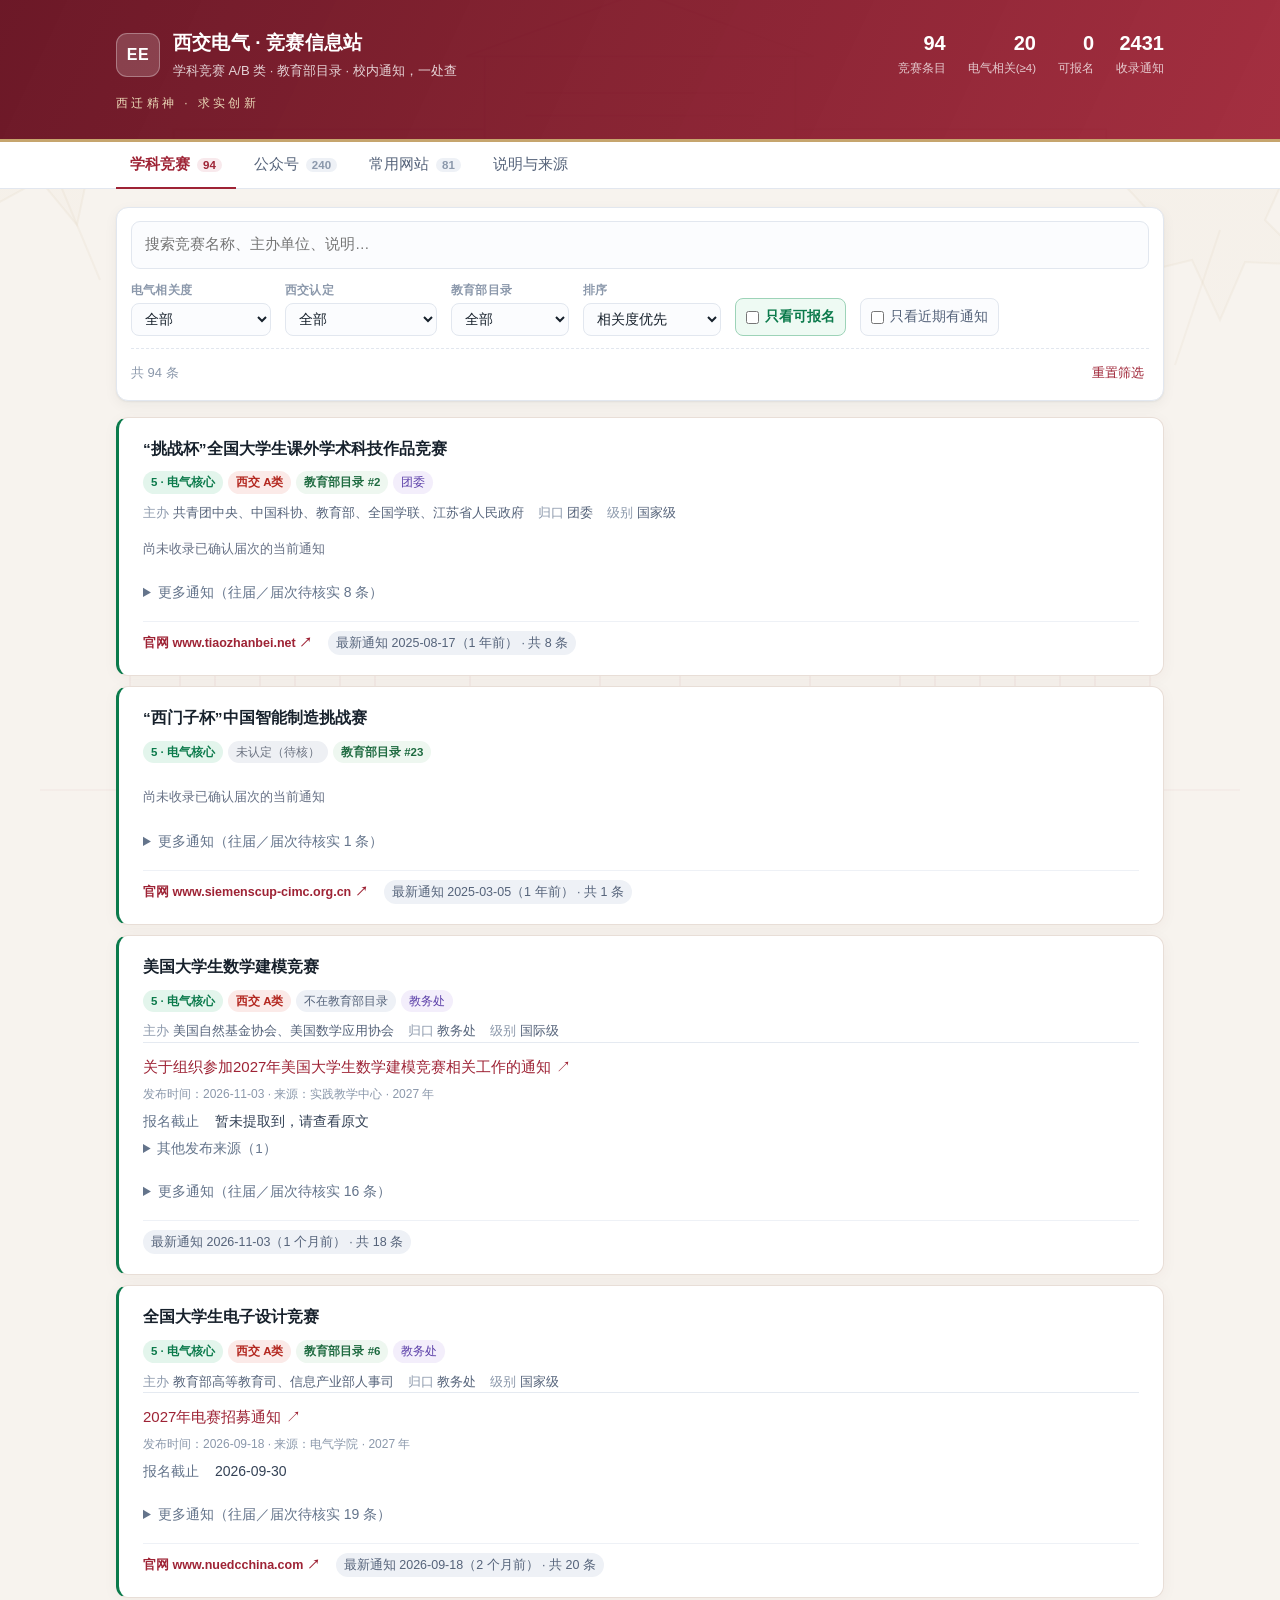
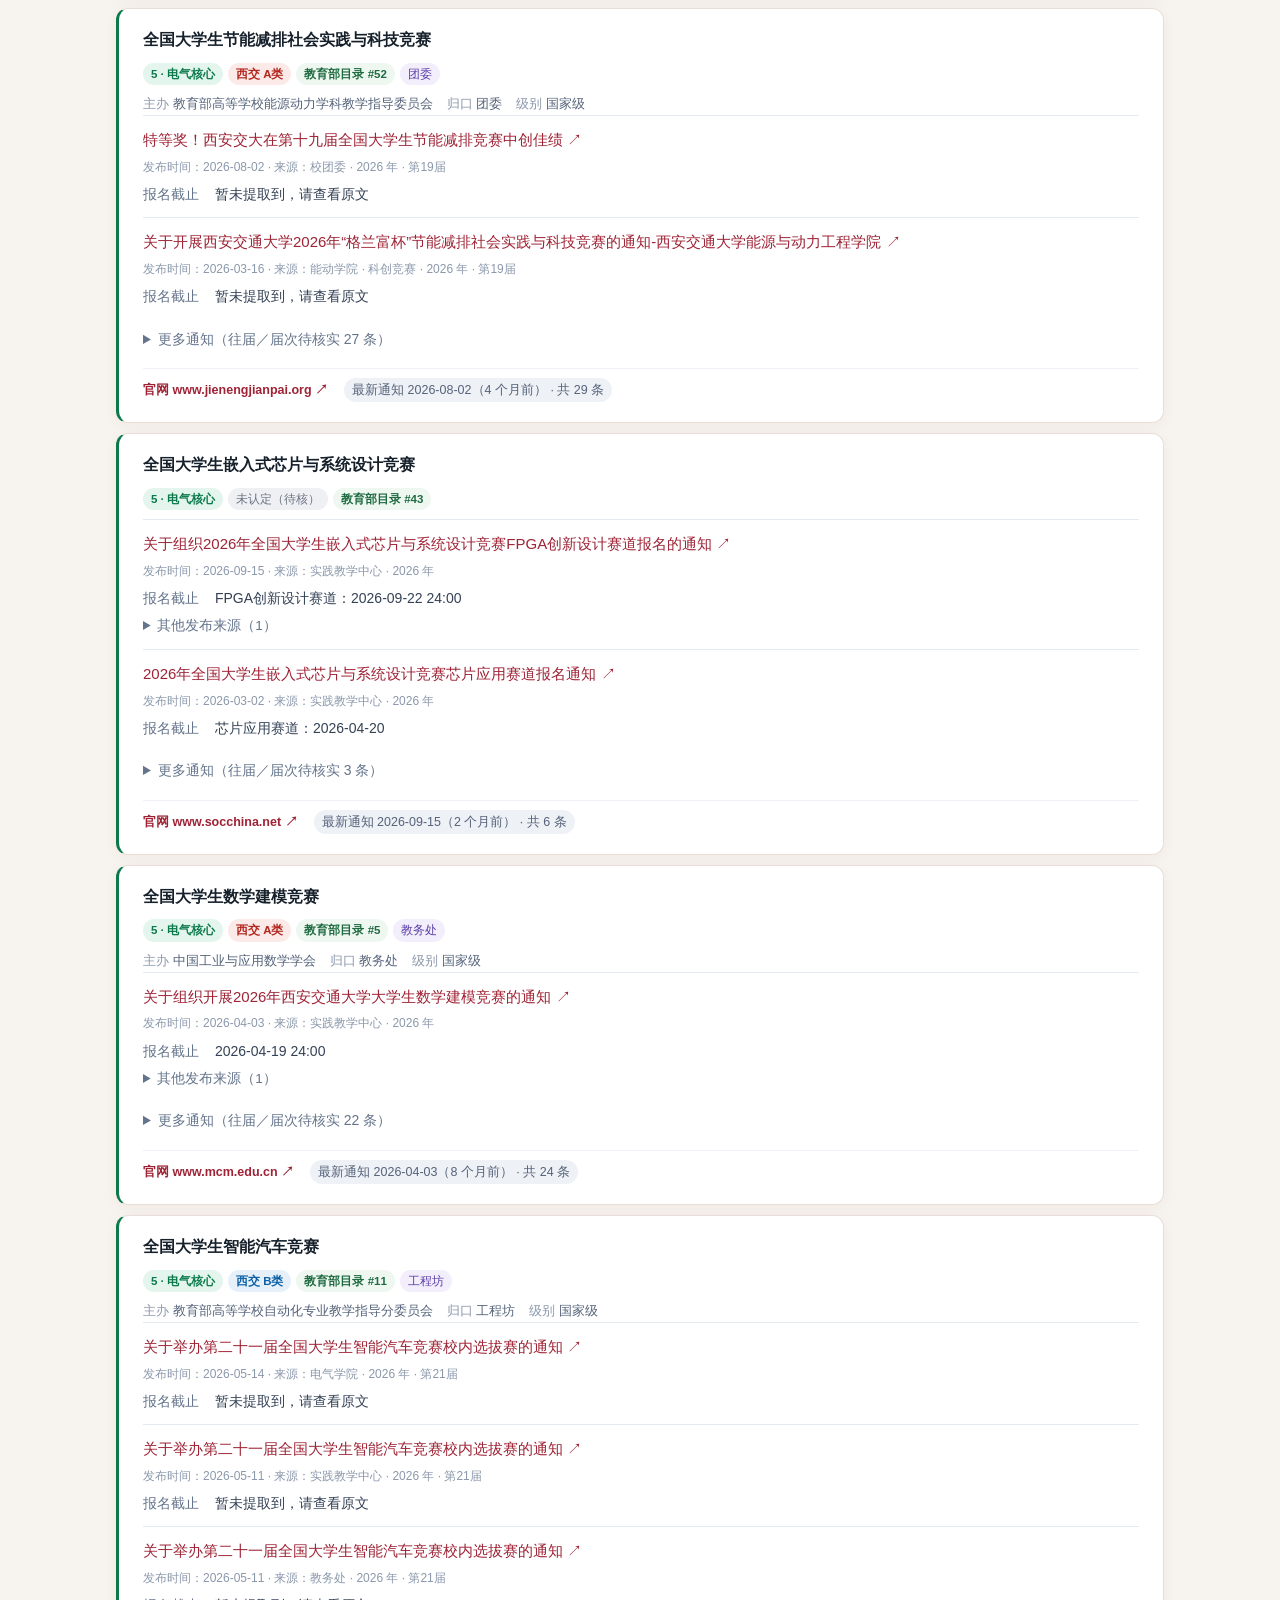
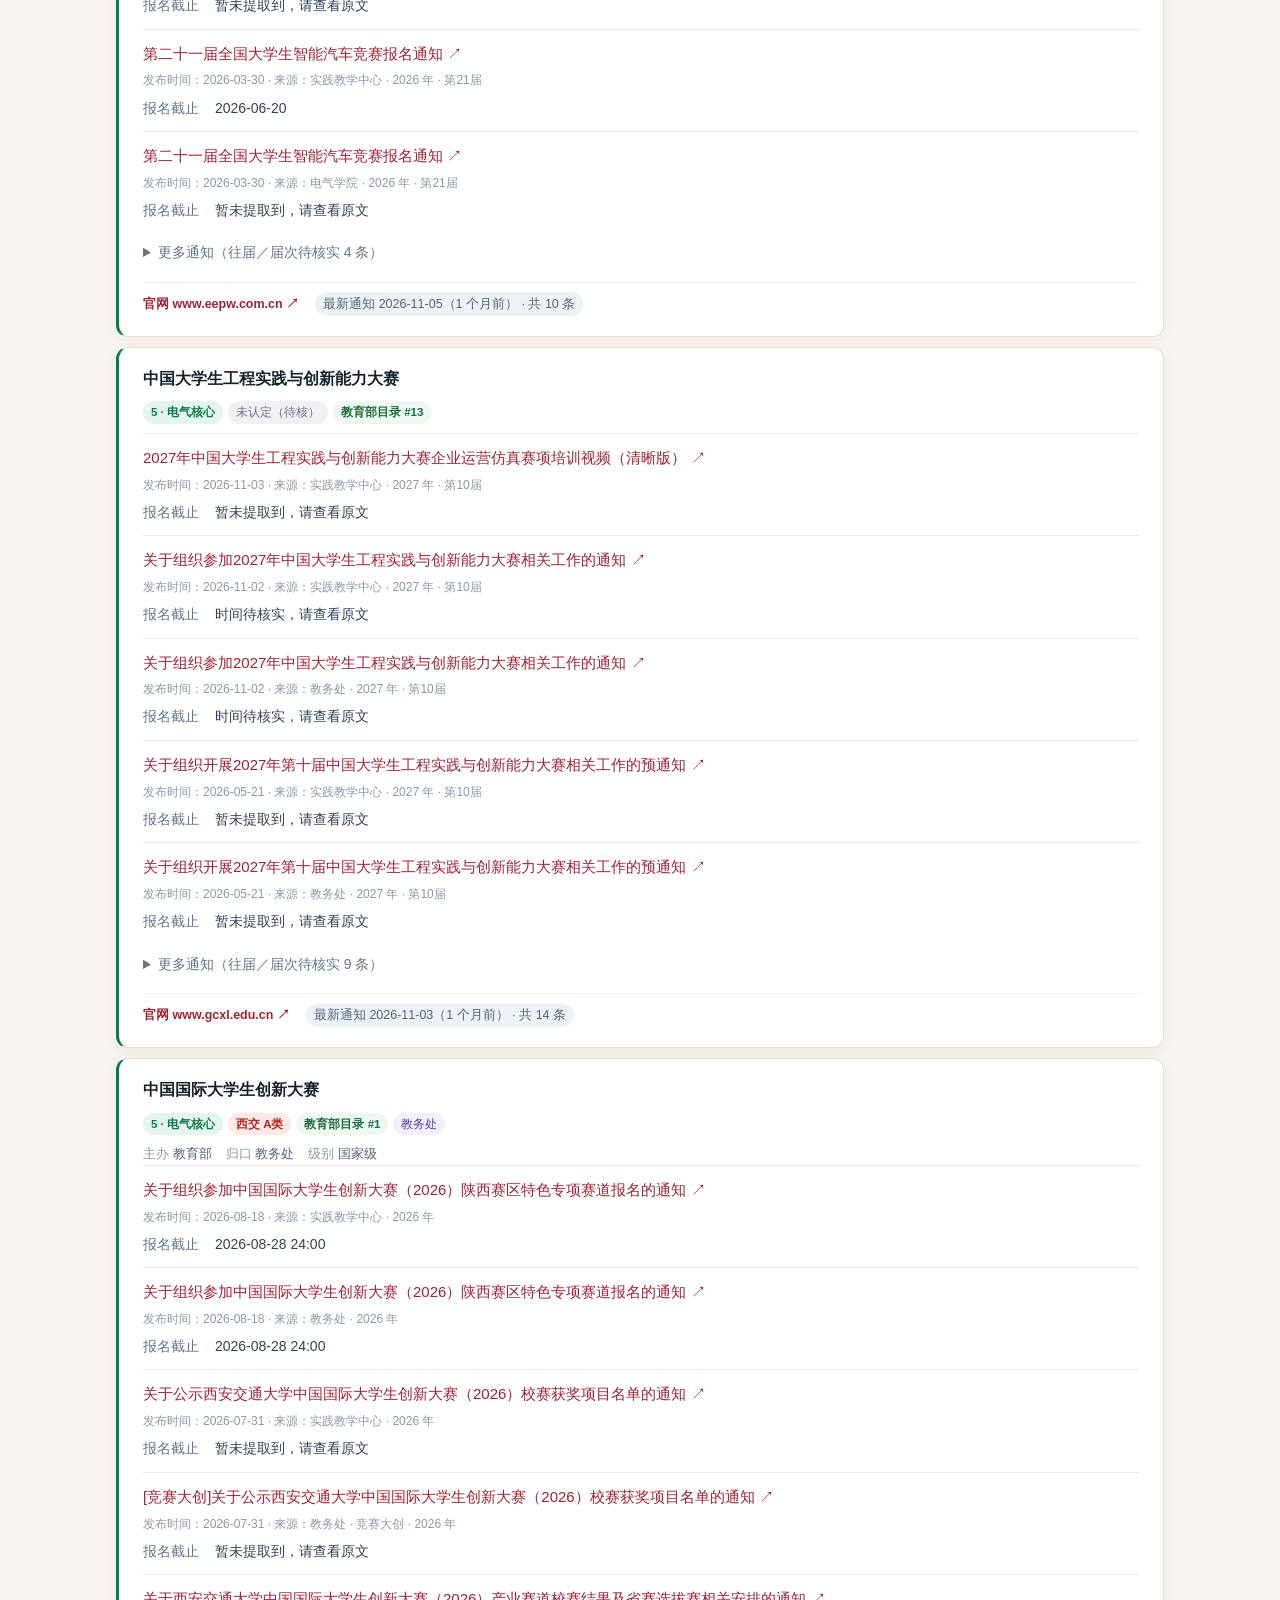
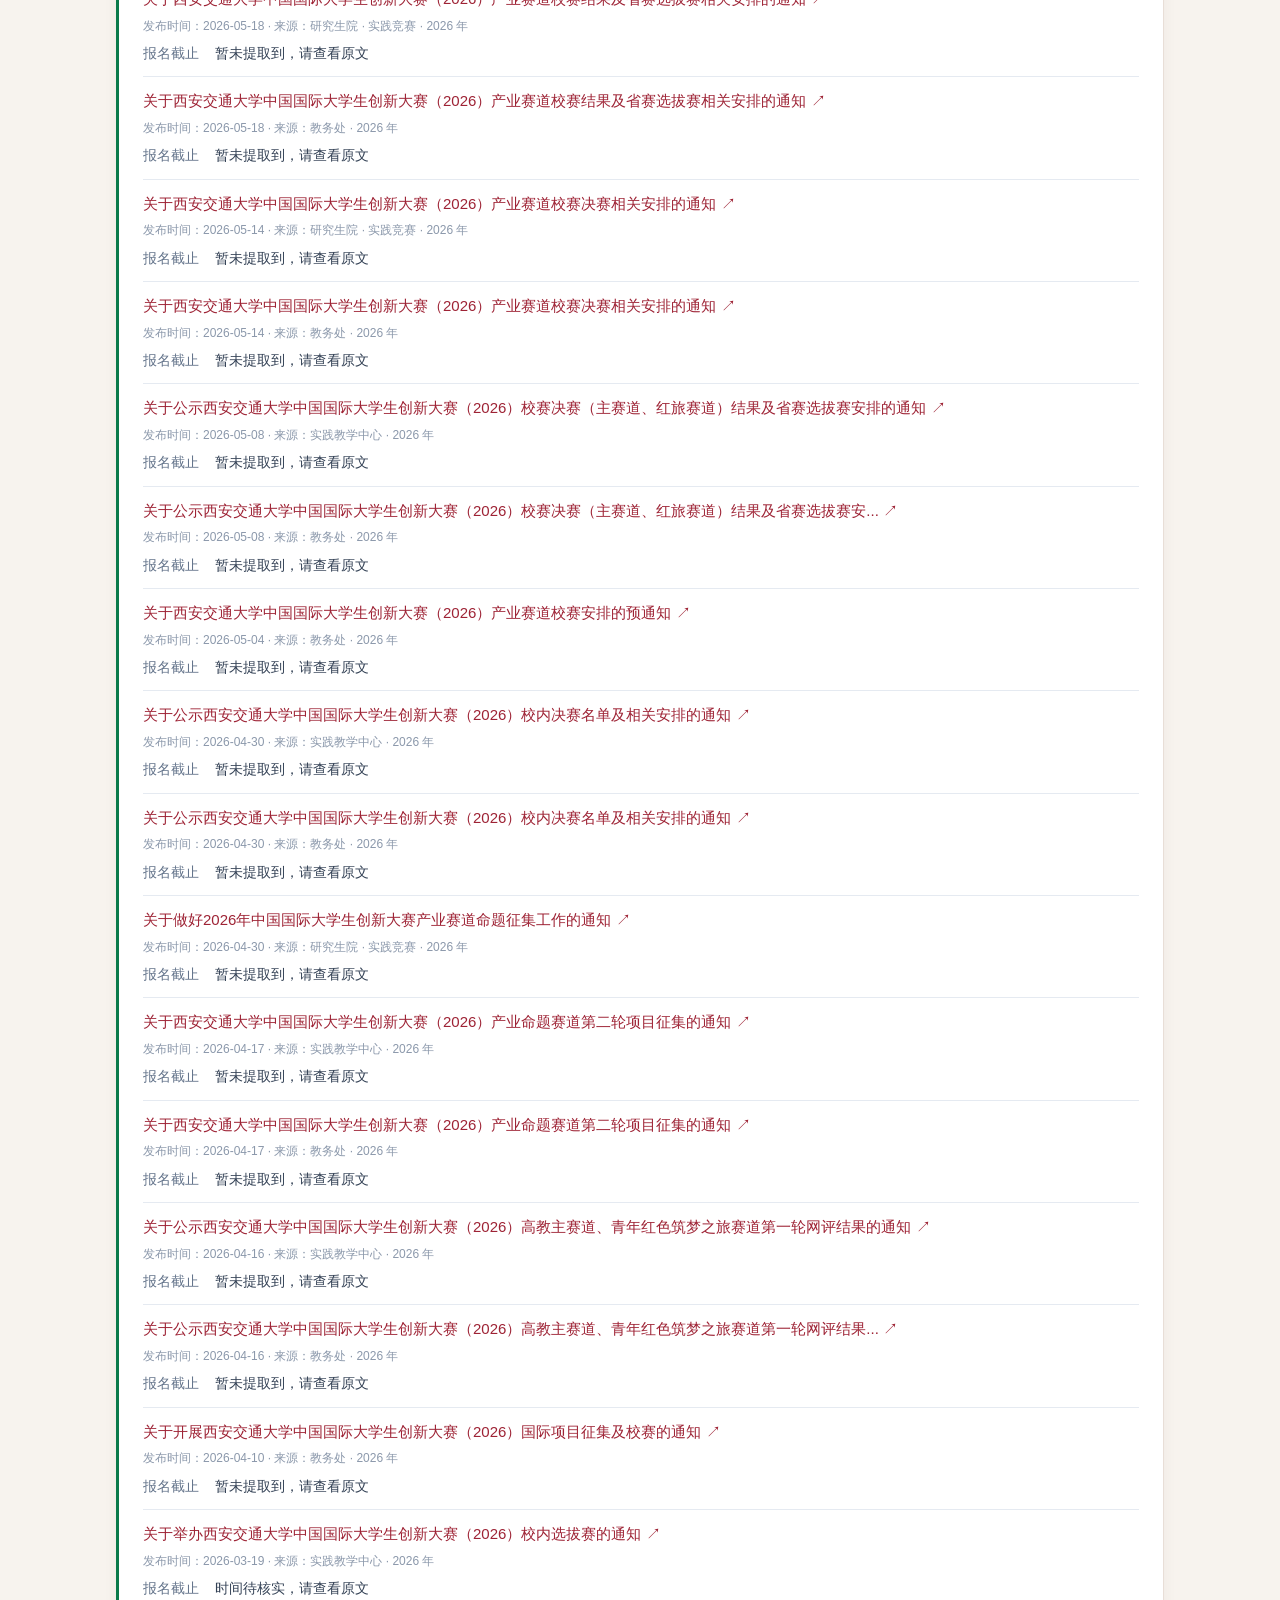
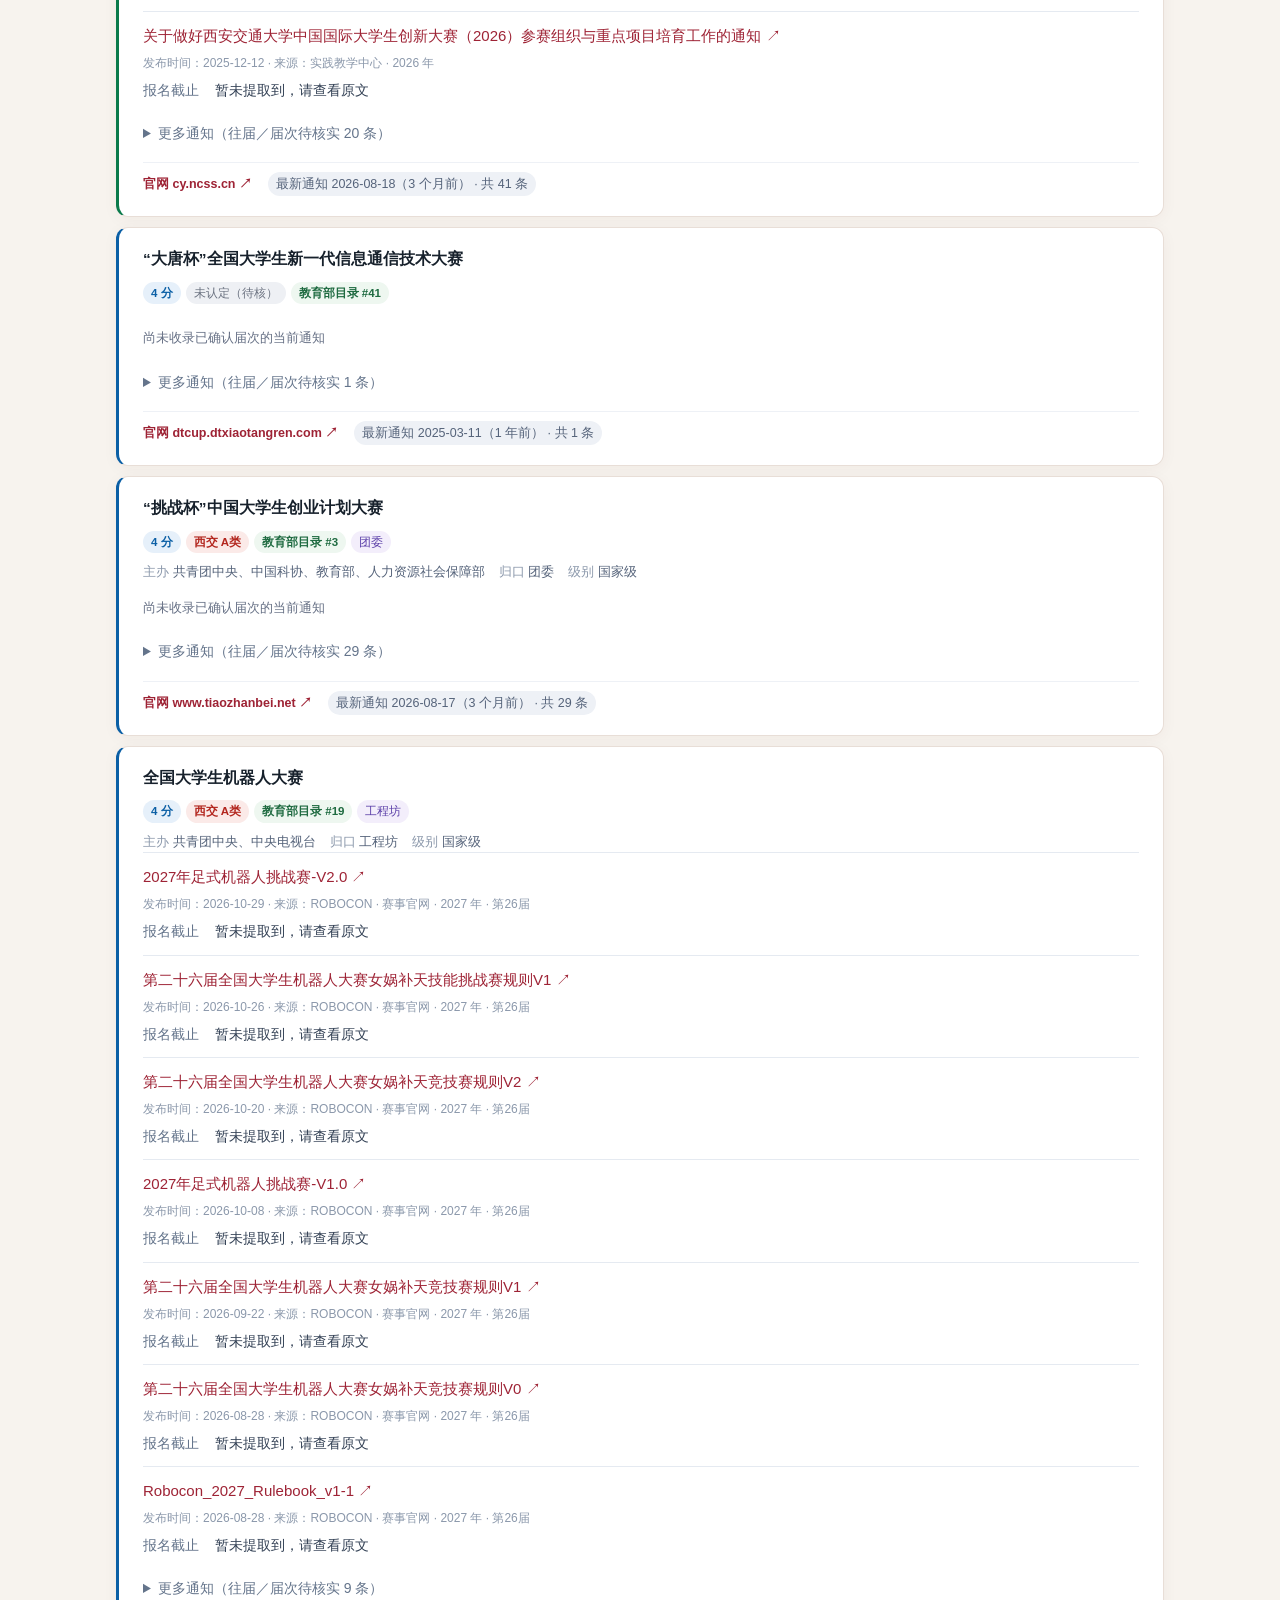
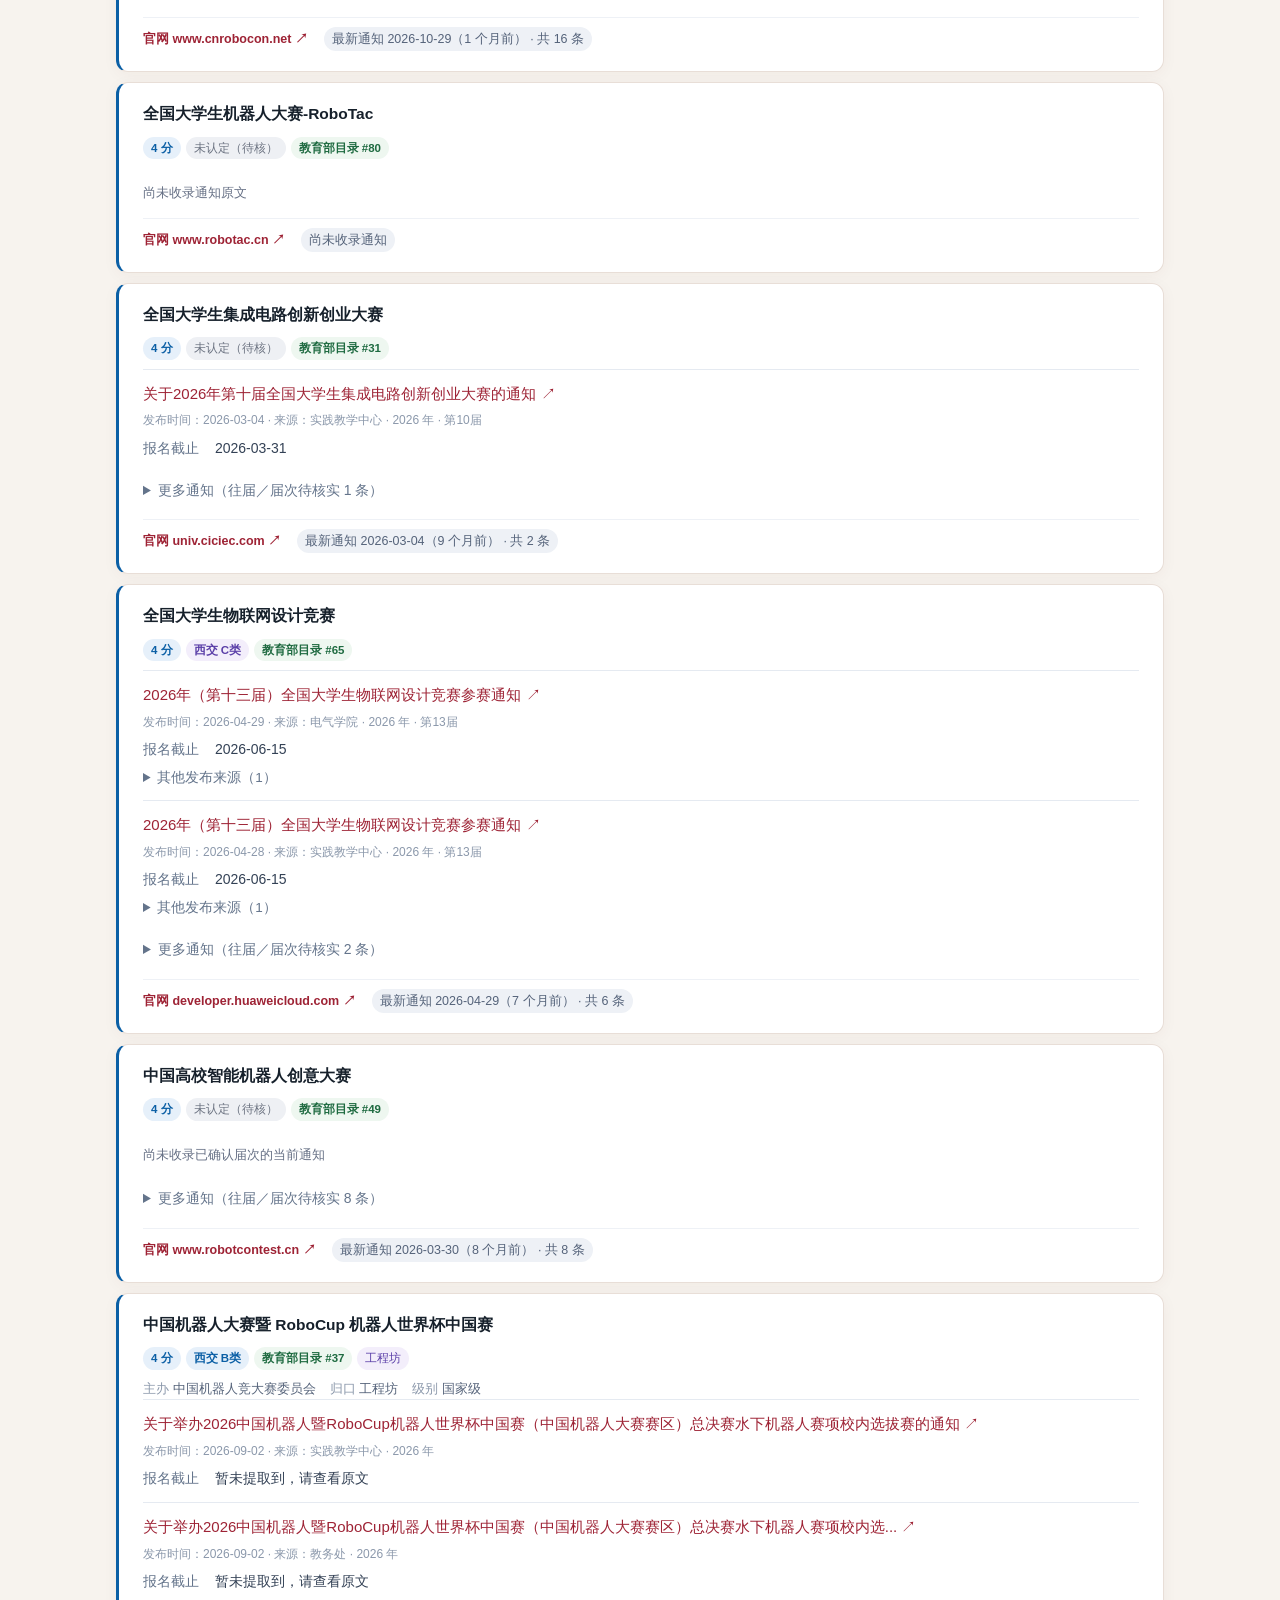
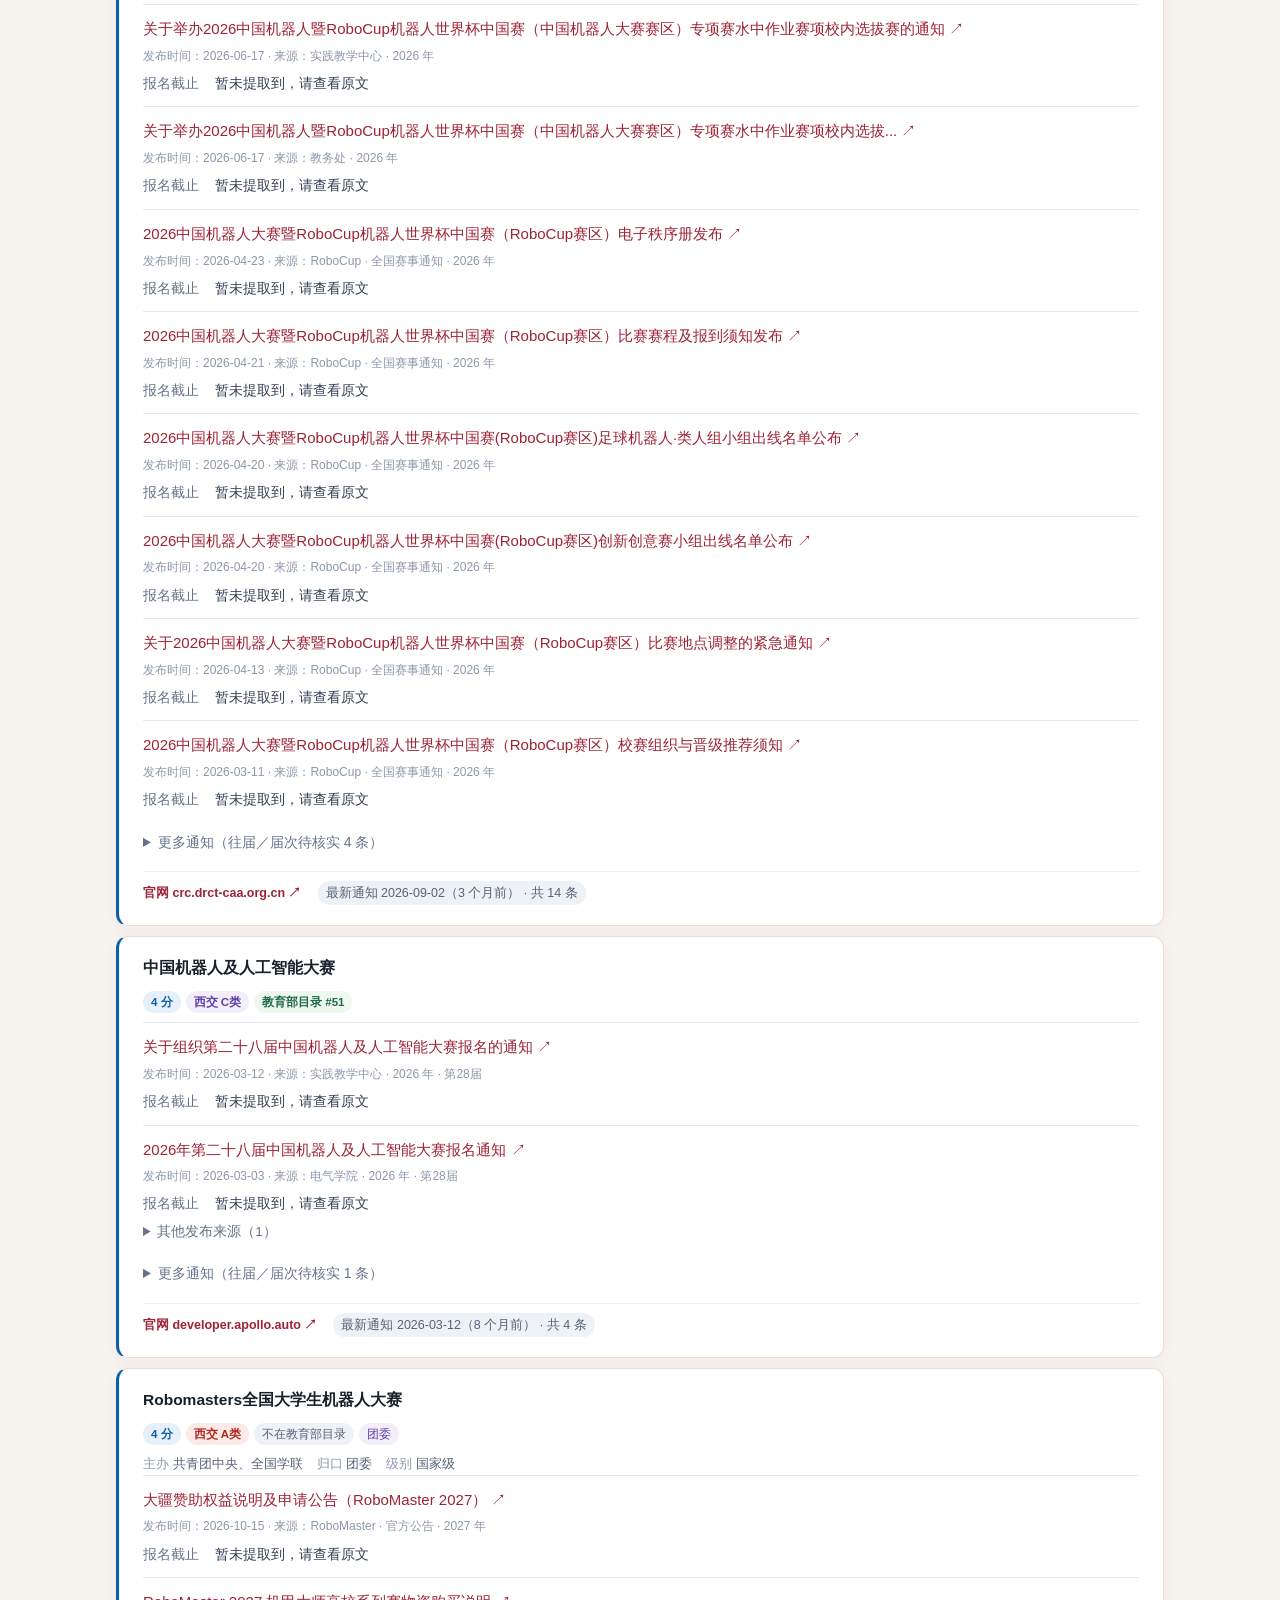
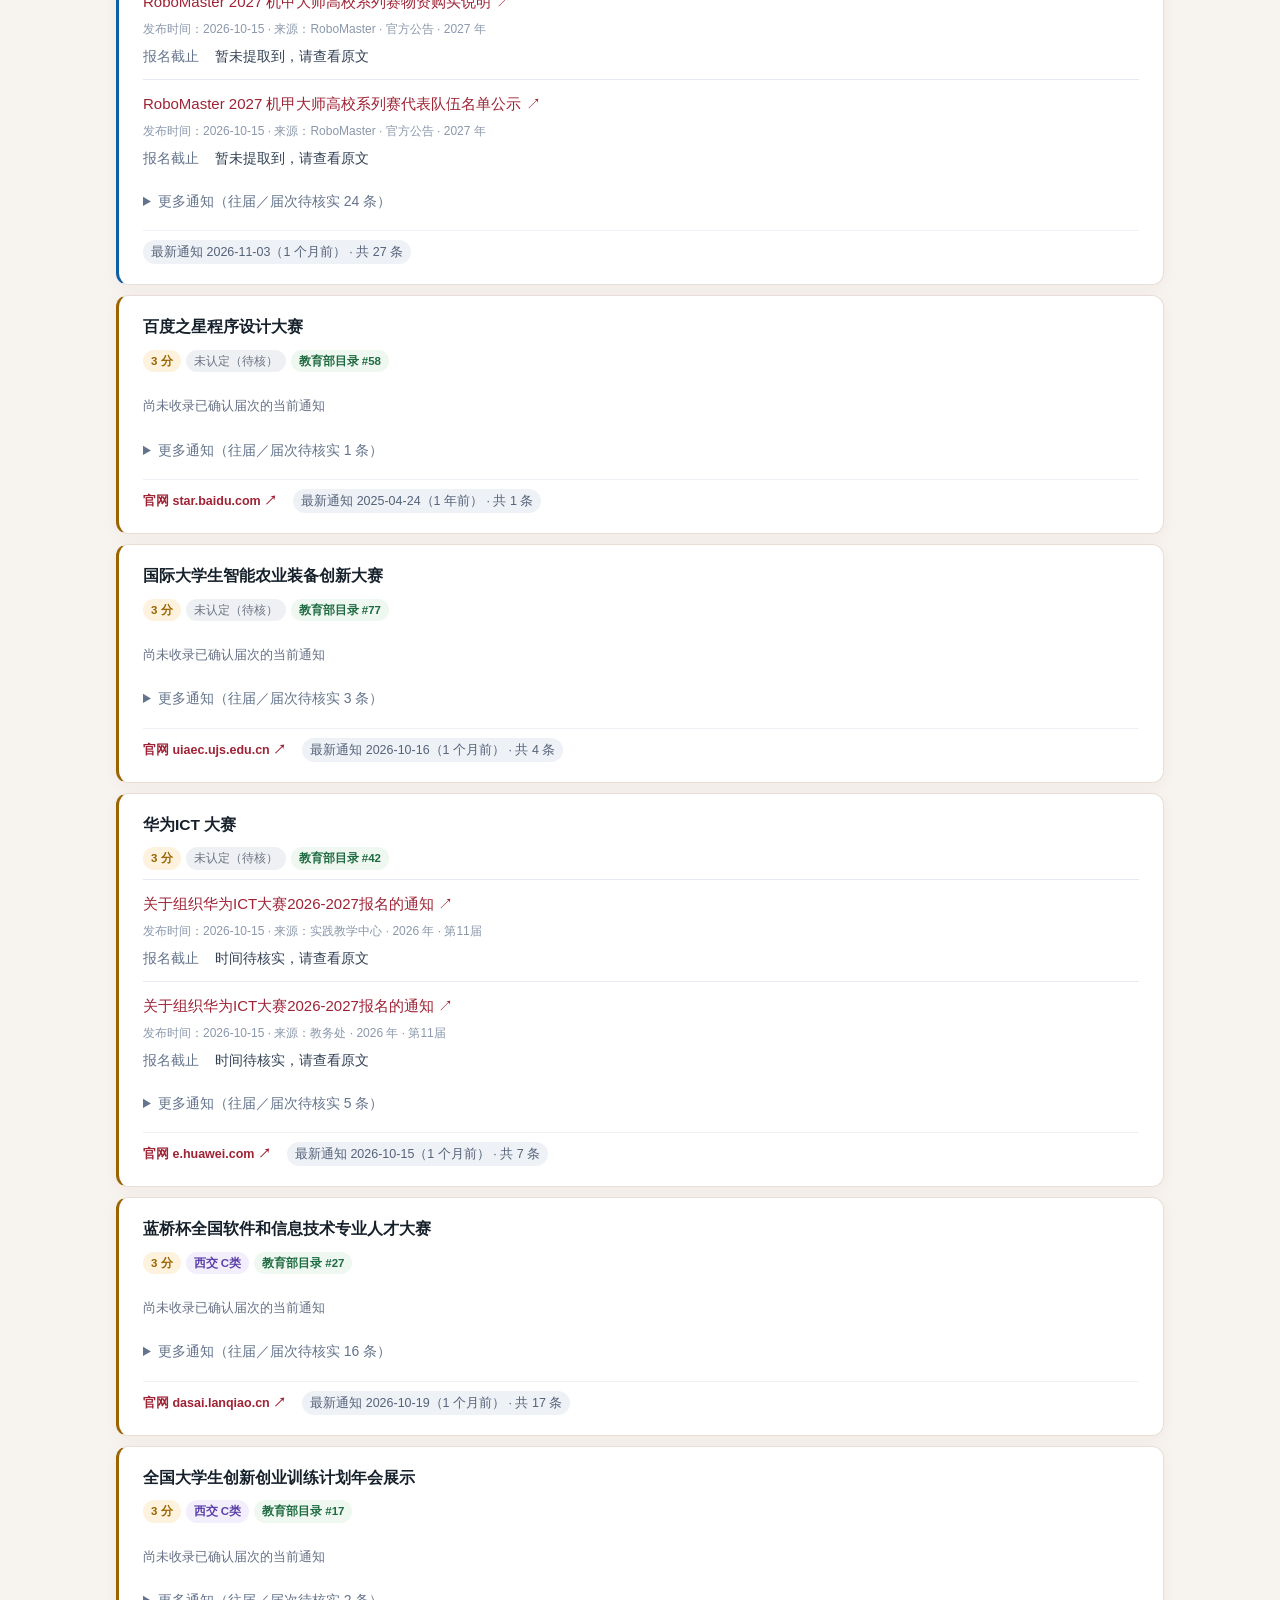
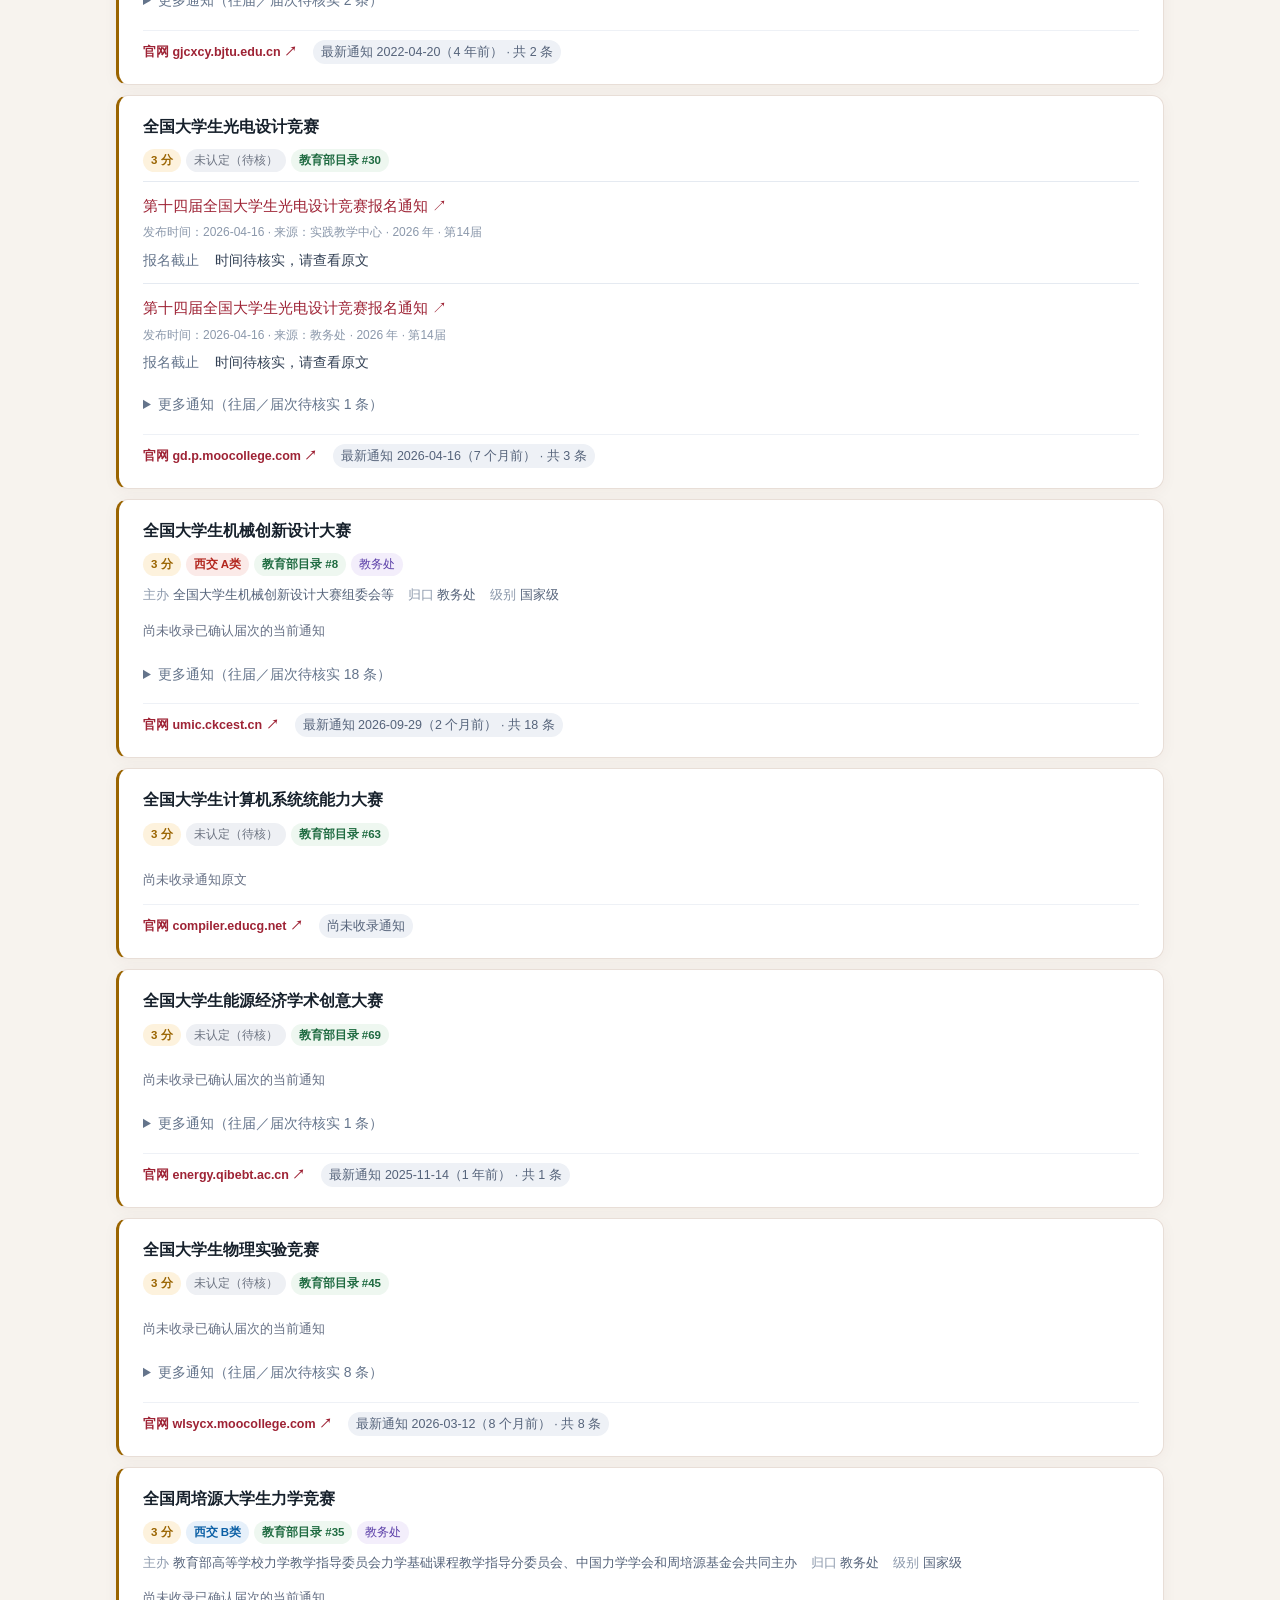
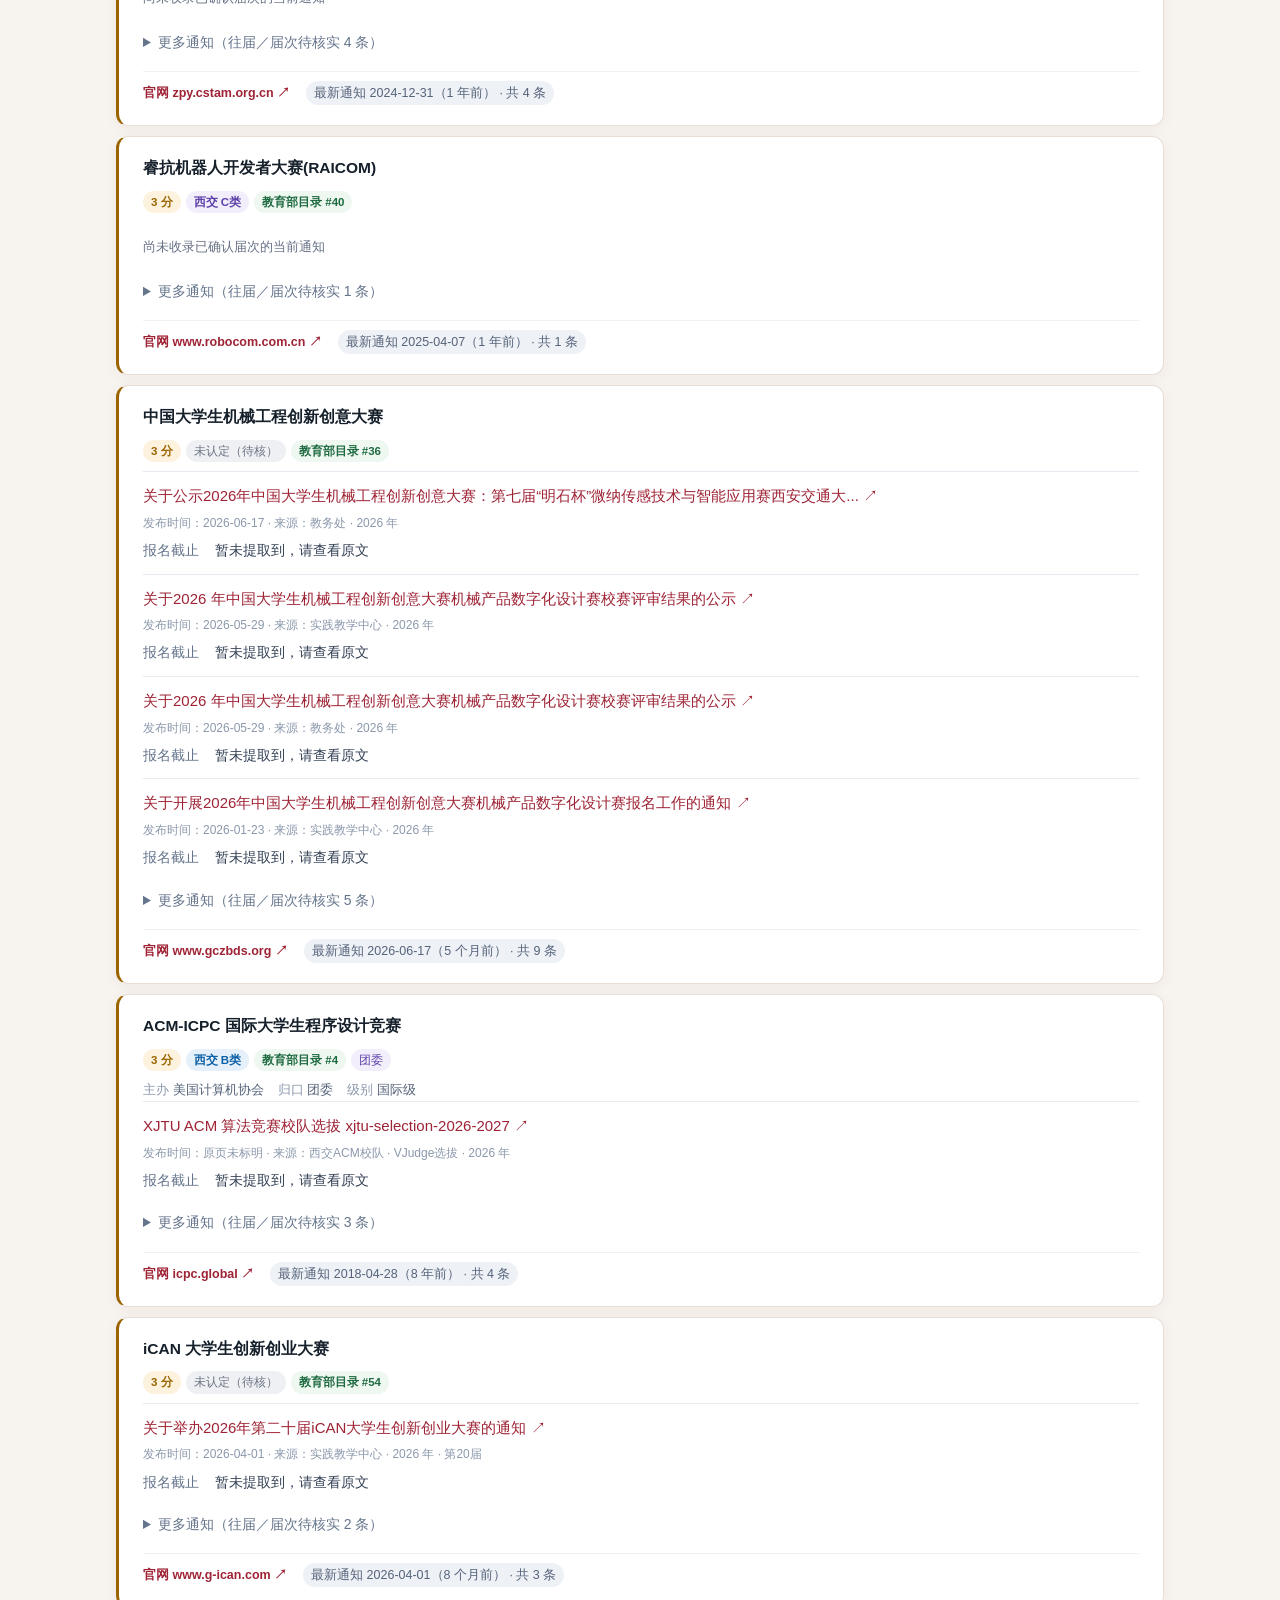
<file: site/index.html>
<!doctype html>
<html lang="zh-CN">
<head>
<meta charset="utf-8">
<meta name="viewport" content="width=device-width, initial-scale=1, viewport-fit=cover">
<title>西交电气 · 竞赛信息站</title>
<meta name="description" content="面向西安交通大学电气工程及其自动化专业的学科竞赛信息汇总：A/B类认定、教育部目录、官网入口、校内通知。">
<link rel="stylesheet" href="style.css">
</head>
<body>

<header class="site-header">
  <div class="wrap">
    <div class="brand">
      <div class="logo">EE</div>
      <div class="brand-text">
        <h1>西交电气 · 竞赛信息站</h1>
        <p class="sub">学科竞赛 A/B 类 · 教育部目录 · 校内通知，一处查</p>
      </div>
    </div>
    <div class="stats" id="headStats"></div>
  </div>
</header>

<nav class="tabs">
  <div class="wrap">
    <button class="tab is-active" data-view="catalog">学科竞赛 <span class="pill" id="tabCountCat"></span></button>
    <button class="tab" data-view="wechat">公众号 <span class="pill" id="tabCountWx"></span></button>
    <button class="tab" data-view="links">常用网站 <span class="pill" id="tabCountLinks"></span></button>
    <button class="tab" data-view="about">说明与来源</button>
  </div>
</nav>

<main class="wrap">

  <!-- ============ 竞赛目录 ============ -->
  <section id="view-catalog" class="view is-active">
    <div class="toolbar">
      <div class="search-row">
        <input id="q" type="search" placeholder="搜索竞赛名称、主办单位、说明…" autocomplete="off">
        <button id="qClear" class="btn-ghost" title="清空" hidden>✕</button>
      </div>

      <div class="filter-row">
        <label class="field">
          <span>电气相关度</span>
          <select id="fEE">
            <option value="">全部</option>
            <option value="5">仅 5 分（核心）</option>
            <option value="4">4 分及以上</option>
            <option value="3">3 分及以上</option>
          </select>
        </label>

        <label class="field">
          <span>西交认定</span>
          <select id="fCat">
            <option value="">全部</option>
            <option value="A类">A 类</option>
            <option value="B类">B 类</option>
            <option value="C类">C 类（电气学院）</option>
            <option value="__unknown">未认定（待核）</option>
          </select>
        </label>

        <label class="field">
          <span>教育部目录</span>
          <select id="fMoe">
            <option value="">全部</option>
            <option value="yes">在目录内</option>
            <option value="no">不在目录内</option>
          </select>
        </label>

        <label class="field">
          <span>排序</span>
          <select id="fSort">
            <option value="ee">相关度优先</option>
            <option value="deadline">报名截止优先</option>
            <option value="recent">近期有通知优先</option>
            <option value="notices">通知数优先</option>
            <option value="moe">教育部目录序号</option>
            <option value="name">名称</option>
          </select>
        </label>

        <label class="check is-hot">
          <input type="checkbox" id="fOpen">
          <span>只看可报名</span>
        </label>

        <label class="check">
          <input type="checkbox" id="fRecent">
          <span>只看近期有通知</span>
        </label>
      </div>

      <div class="result-row">
        <span id="resultCount" class="muted"></span>
        <button id="reset" class="btn-ghost">重置筛选</button>
      </div>
    </div>

    <div id="catList" class="cards"></div>
    <div id="catEmpty" class="empty" hidden>没有符合条件的竞赛，试试放宽筛选。</div>
    <!-- ---- 年度节律与日历(并入学科竞赛页) ---- -->
  <section id="view-rhythm" class="rhythm-block">

    <div class="panel">
      <h2 class="panel-title">全校竞赛通知的月度分布</h2>
      <p class="panel-sub" id="rhythmInsight"></p>
      <div id="monthChart" class="chart"></div>
      <p class="muted" id="monthChartNote"></p>
    </div>

    <div class="panel">
      <h2 class="panel-title">日历订阅</h2>
      <p class="panel-sub">
        订阅一次，每年到点自动提醒——不用记得回来看这个网站。事件在往年发通知的月份，
        提前 7 天提醒。
      </p>

      <div class="cal-links">
        <div class="cal-card">
          <div class="cal-card-head">
            <b>电气核心竞赛</b>
            <a class="cal-dl" href="calendar/ee-core.ics" download>↓ 下载</a>
          </div>
          <span id="calCoreDesc" class="cal-desc"></span>
          <div class="cal-url">
            <input id="urlCore" readonly spellcheck="false" aria-label="电气核心竞赛日历订阅网址">
            <button id="copyCore" class="cal-copy">复制</button>
          </div>
        </div>

        <div class="cal-card">
          <div class="cal-card-head">
            <b>全部可推断节律的竞赛</b>
            <a class="cal-dl" href="calendar/all.ics" download>↓ 下载</a>
          </div>
          <span id="calAllDesc" class="cal-desc"></span>
          <div class="cal-url">
            <input id="urlAll" readonly spellcheck="false" aria-label="全部竞赛日历订阅网址">
            <button id="copyAll" class="cal-copy">复制</button>
          </div>
        </div>
      </div>

      <p class="muted" id="calUrlHint"></p>

      <details class="howto">
        <summary>怎么订阅？</summary>
        <ul>
          <li><strong>iOS</strong>：设置 → 日历 → 账户 → 添加账户 → 其他 → 添加已订阅的日历 → 粘贴上面的网址。</li>
          <li><strong>Android / Google 日历</strong>：其他日历 → 通过网址订阅 → 粘贴上面的网址。</li>
          <li><strong>Outlook / Apple 日历（电脑）</strong>：添加日历 → 从网络订阅 → 粘贴上面的网址。</li>
          <li><strong>只想看一眼</strong>：点「↓ 下载」，双击导入即可（但不会自动更新）。</li>
        </ul>
        <p class="muted">
          必须用上面那个<strong>完整网址</strong>订阅，直接给日历 App 一个本地文件是不行的——
          它需要能定期访问这个地址来取最新内容。
        </p>
      </details>
    </div>

    <div class="toolbar">
      <div class="search-row">
        <input id="rq" type="search" placeholder="搜索竞赛名…" autocomplete="off">
        <button id="rqClear" class="btn-ghost" title="清空" hidden>✕</button>
      </div>
      <div class="filter-row">
        <label class="field">
          <span>月份</span>
          <select id="rMonth"><option value="">全部月份</option></select>
        </label>
        <label class="field">
          <span>电气相关度</span>
          <select id="rEE">
            <option value="4">4 分及以上</option>
            <option value="">全部</option>
            <option value="5">仅 5 分</option>
          </select>
        </label>
        <label class="field">
          <span>排序</span>
          <select id="rSort">
            <option value="months">月份先后</option>
            <option value="ee">相关度优先</option>
            <option value="years">观测年数优先</option>
          </select>
        </label>
      </div>
      <div class="result-row">
        <span id="rhythmCount" class="muted"></span>
        <button id="rReset" class="btn-ghost">重置筛选</button>
      </div>
    </div>

    <div id="rhythmList" class="rhythm-list"></div>
    <div id="rhythmEmpty" class="empty" hidden>没有符合条件的竞赛。</div>

    <p class="hint" id="rhythmCaveat"></p>
  </section>

</section>

  <!-- ============ 校内通知 ============ -->
  <section id="view-notices" class="view">
    <h2 class="view-title" id="noticeTitle">全部通知</h2>
    <div class="toolbar">
      <div class="search-row">
        <input id="nq" type="search" placeholder="搜索通知标题、摘要、联系人…" autocomplete="off">
        <button id="nqClear" class="btn-ghost" title="清空" hidden>✕</button>
      </div>
      <div class="filter-row">
        <label class="field">
          <span>信息类别</span>
          <select id="nCat">
            <option value="">全部类别</option>
            <option value="学科竞赛">学科竞赛</option>
            <option value="等级考试">等级考试</option>
          </select>
        </label>
        <label class="field">
          <span>范围</span>
          <select id="nScope">
            <option value="">不限</option>
            <option value="competition">只看竞赛相关</option>
            <option value="campus">只看校内选拔 / 校赛</option>
            <option value="deadline">只看有截止时间</option>
            <option value="matched">仅已关联竞赛</option>
            <option value="unmatched">仅未关联</option>
          </select>
        </label>
        <label class="field">
          <span>来源</span>
          <select id="nSite"><option value="">全部来源</option></select>
        </label>
        <label class="field">
          <span>时间</span>
          <select id="nRange">
            <option value="">全部时间</option>
            <option value="365">近一年</option>
            <option value="180">近半年</option>
            <option value="90">近 90 天</option>
          </select>
        </label>
        <label class="field">
          <span>排序</span>
          <select id="nSort">
            <option value="date">日期（新→旧）</option>
            <option value="dateAsc">日期（旧→新）</option>
          </select>
        </label>
      </div>
      <div class="result-row">
        <span id="noticeCount" class="muted"></span>
        <button id="nReset" class="btn-ghost">重置筛选</button>
      </div>
    </div>

    <p class="hint">
      来源：<span id="srcNotice"></span>（多源聚合）。
      「关联竞赛」为标题关键词自动匹配，可能有误；
      「竞赛相关」是按标题关键词打标，用于滤掉行政/教学类通知。
    </p>

    <div id="noticeList" class="notices"></div>
    <div id="noticeEmpty" class="empty" hidden>没有符合条件的通知。</div>
  </section>

  <!-- ============ 公众号 ============ -->
  <section id="view-wechat" class="view">
    <h2 class="view-title">公众号文章线索</h2>
    <div class="notice-warn">
      <strong>这里只有标题、日期、摘要，没有正文。</strong>
      微信公众号没有公开 API：能拿到这些来自搜狗微信搜索，但
      <strong>拿不到可直连的文章地址</strong>（搜狗的中转跳转被反爬拦截）。
      想看全文请点「微信里搜这条」，或直接在微信里搜公众号名。
      文章标题和摘要足够判断「有什么活动、什么时候办」。
    </div>

    <div class="toolbar">
      <div class="search-row">
        <input id="wq" type="search" placeholder="搜索文章标题、摘要、公众号…（如 夜跑、运动会、一周活动）" autocomplete="off">
        <button id="wqClear" class="btn-ghost" title="清空" hidden>✕</button>
      </div>
      <div class="chips" id="wxChips"></div>
      <div class="filter-row">
        <label class="field">
          <span>公众号</span>
          <select id="wAcc"><option value="">全部公众号</option></select>
        </label>
        <label class="field">
          <span>时间</span>
          <select id="wRange">
            <option value="">全部时间</option>
            <option value="180">近半年</option>
            <option value="365">近一年</option>
            <option value="730">近两年</option>
          </select>
        </label>
        <label class="field">
          <span>排序</span>
          <select id="wSort">
            <option value="date">日期（新→旧）</option>
            <option value="dateAsc">日期（旧→新）</option>
          </select>
        </label>
      </div>
      <div class="result-row">
        <span id="wxCount" class="muted"></span>
        <button id="wReset" class="btn-ghost">重置筛选</button>
      </div>
    </div>

    <div id="wxList" class="wx-list"></div>
    <div id="wxEmpty" class="empty" hidden>没有匹配的文章。</div>
  </section>

  <!-- ============ 常用网站 ============ -->
  <section id="view-links" class="view">
    <div class="toolbar">
      <div class="search-row">
        <input id="lq" type="search" placeholder="搜索网站名称、网址、说明…（如 VPN、邮箱、图书馆）" autocomplete="off">
        <button id="lqClear" class="btn-ghost" title="清空" hidden>✕</button>
      </div>
      <div class="chips" id="linkChips"></div>
      <div class="result-row">
        <span id="linkCount" class="muted"></span>
        <button id="lReset" class="btn-ghost">重置筛选</button>
      </div>
    </div>

    <p class="hint" id="linkNote"></p>

    <div id="linkList" class="link-grid"></div>
    <div id="linkEmpty" class="empty" hidden>没有匹配的网站。</div>
  </section>

  <!-- ============ 说明 ============ -->
  <section id="view-about" class="view">
    <div class="prose">
      <h2>这个站是什么</h2>
      <p>
        把散落在「教育部竞赛目录」「学校 A/B 类认定名单」「实践教学中心通知」里的信息，
        汇成一张按<strong>电气工程及其自动化</strong>相关度排序的总表。数据来自官方源，可重跑脚本重新生成。
      </p>

      <h2>必须知道的数据缺陷</h2>
      <ul id="caveatList"></ul>

      <h2>信息覆盖与缺失原因</h2>
      <div id="coverageSummary"></div>
      <p><a href="missing-report.json" target="_blank" rel="noopener">查看逐竞赛缺失原因报告（JSON） ↗</a></p>

      <h2>数据来源</h2>
      <ul id="sourceList"></ul>

      <h2>字段说明</h2>
      <dl class="kv">
        <dt>电气相关度</dt><dd>1–5 分。5 = 电气/自动化核心赛事，1 = 基本无关（其他学科专属）。<strong>为 AI 初判，需人工复核。</strong></dd>
        <dt>西交认定</dt><dd>A 类 / B 类，来自西交名单。<strong>该名单为旧版且不完整</strong>，因此多数条目显示「未认定（待核）」——这不代表学校未认定。</dd>
        <dt>教育部目录</dt><dd>是否在《2025 年教育部认可的全国大学生学科竞赛目录清单》（84 项）内。</dd>
        <dt>归口部门</dt><dd>学校负责该赛事的部门：教务处 / 团委 / 工程坊 / 研究生院 / 医学部。</dd>
      </dl>

      <h2>怎么更新</h2>
      <pre><code>python scripts\crawl_xjtu_notices.py    # 抓最新校内通知
python scripts\parse_moe_catalog.py     # 解析教育部目录 PDF
python scripts\parse_xjtu_ab.py         # 解析西交 A/B 名单 PDF
python scripts\build_master_table.py    # 合并成总表
python scripts\build_site_data.py       # 打包前端数据
</code></pre>
      <p class="muted">页面由 <code>site/data.js</code> 驱动，该文件由最后一步生成，请勿手工编辑。</p>
    </div>
  </section>

</main>

<footer class="site-footer">
  <div class="wrap">
    <span id="footMeta"></span>
    <span class="muted">个人整理，非学校官方发布；报名与认定请以学校正式文件为准。</span>
  </div>
</footer>

<!-- 详情抽屉 -->
<div id="overlay" class="overlay" hidden></div>
<aside id="drawer" class="drawer" hidden aria-modal="true" role="dialog">
  <button id="drawerClose" class="drawer-close" aria-label="关闭">✕</button>
  <div id="drawerBody"></div>
</aside>

<script src="data.js"></script>
<script src="app.js"></script>
</body>
</html>
</file>
<file: site/style.css>
/* ============================================================
   西交电气 · 竞赛信息站
   纯静态、零依赖、手机优先。
   ============================================================ */

:root {
  --bg:        #f4f6f9;
  --surface:   #ffffff;
  --ink:       #16202b;
  --ink-2:     #55637a;
  --ink-3:     #8b98ab;
  --line:      #e2e7ef;
  --line-2:    #eef1f6;
  --primary:   #0b5fa5;
  --primary-2: #0a4d86;
  --primary-bg:#e8f1fa;

  --ee5: #0b7a4b;  --ee5-bg: #e3f5ec;
  --ee4: #0b5fa5;  --ee4-bg: #e6f0fa;
  --ee3: #9a6400;  --ee3-bg: #fdf2dd;
  --ee2: #6b7280;  --ee2-bg: #eef0f4;
  --ee1: #9aa3b2;  --ee1-bg: #f3f5f8;

  --a: #b3261e;    --a-bg: #fbeae8;
  --b: #0b5fa5;    --b-bg: #e6f0fa;
  --unk: #6b7280;  --unk-bg: #eef0f4;

  --radius: 12px;
  --shadow: 0 1px 2px rgba(16,32,48,.06), 0 4px 14px rgba(16,32,48,.05);
  --wrap: 1080px;
}

* { box-sizing: border-box; }

html { -webkit-text-size-adjust: 100%; }

body {
  margin: 0;
  background: var(--bg);
  color: var(--ink);
  font: 15px/1.6 -apple-system, BlinkMacSystemFont, "Segoe UI", "PingFang SC",
        "Hiragino Sans GB", "Microsoft YaHei", "Source Han Sans SC", sans-serif;
}

.wrap { max-width: var(--wrap); margin: 0 auto; padding: 0 16px; }

a { color: var(--primary); text-decoration: none; }
a:hover { text-decoration: underline; }

code {
  font-family: ui-monospace, SFMono-Regular, Menlo, Consolas, monospace;
  font-size: .88em; background: var(--line-2); padding: 1px 5px; border-radius: 5px;
}

.muted { color: var(--ink-3); font-size: 13px; }

/* ---------------- header ---------------- */
.site-header {
  background: linear-gradient(135deg, #0a4d86 0%, #0b5fa5 55%, #1478c8 100%);
  color: #fff;
  padding: 20px 0 18px;
}
.site-header .wrap {
  display: flex; flex-wrap: wrap; gap: 16px;
  align-items: center; justify-content: space-between;
}
.brand { display: flex; align-items: center; gap: 13px; min-width: 0; }
.logo {
  width: 44px; height: 44px; flex: none; border-radius: 11px;
  background: rgba(255,255,255,.17);
  border: 1px solid rgba(255,255,255,.3);
  display: grid; place-items: center;
  font-weight: 700; letter-spacing: .5px; font-size: 16px;
}
.brand-text { min-width: 0; }
.site-header h1 { margin: 0; font-size: 19px; font-weight: 650; letter-spacing: .2px; }
.site-header .sub { margin: 3px 0 0; font-size: 13px; color: rgba(255,255,255,.8); }

.stats { display: flex; gap: 22px; flex-wrap: wrap; }
.stat { text-align: right; }
.stat b { display: block; font-size: 20px; font-weight: 680; line-height: 1.2; }
.stat span { font-size: 11.5px; color: rgba(255,255,255,.75); }

/* ---------------- tabs ---------------- */
.tabs {
  background: var(--surface);
  border-bottom: 1px solid var(--line);
  position: sticky; top: 0; z-index: 30;
}
.tabs .wrap { display: flex; gap: 4px; overflow-x: auto; }
.tab {
  appearance: none; background: none; border: 0; cursor: pointer;
  padding: 13px 14px; font-size: 14.5px; font-family: inherit;
  color: var(--ink-2); border-bottom: 2.5px solid transparent;
  white-space: nowrap; margin-bottom: -1px;
}
.tab:hover { color: var(--ink); }
.tab.is-active { color: var(--primary); border-bottom-color: var(--primary); font-weight: 600; }
.pill {
  display: inline-block; min-width: 20px; padding: 1px 6px; margin-left: 3px;
  background: var(--line-2); color: var(--ink-3);
  border-radius: 20px; font-size: 11.5px; font-weight: 600;
}
.tab.is-active .pill { background: var(--primary-bg); color: var(--primary); }

/* ---------------- views ---------------- */
.view { display: none; padding: 18px 0 40px; }
.view.is-active { display: block; }

/* ---------------- toolbar ---------------- */
.toolbar {
  background: var(--surface); border: 1px solid var(--line);
  border-radius: var(--radius); padding: 13px 14px; margin-bottom: 16px;
  box-shadow: var(--shadow);
}
.search-row { position: relative; display: flex; align-items: center; }
.search-row input {
  width: 100%; padding: 11px 38px 11px 13px;
  border: 1px solid var(--line); border-radius: 9px;
  font: inherit; font-size: 14.5px; background: #fbfcfe; color: var(--ink);
}
.search-row input:focus {
  outline: none; border-color: var(--primary);
  box-shadow: 0 0 0 3px var(--primary-bg); background: #fff;
}
#qClear, #nqClear {
  position: absolute; right: 7px; border: 0; background: none;
  cursor: pointer; color: var(--ink-3); font-size: 15px; padding: 5px 7px;
}

.filter-row {
  display: flex; flex-wrap: wrap; gap: 10px 14px;
  margin-top: 12px; align-items: flex-end;
}
.field { display: flex; flex-direction: column; gap: 4px; }
.field > span { font-size: 11.5px; color: var(--ink-3); font-weight: 600; letter-spacing: .2px; }
.field select {
  font: inherit; font-size: 13.5px; padding: 7px 9px;
  border: 1px solid var(--line); border-radius: 8px;
  background: #fbfcfe; color: var(--ink); min-width: 118px;
}
.field select:focus { outline: none; border-color: var(--primary); }
.check {
  display: flex; align-items: center; gap: 6px;
  font-size: 13.5px; color: var(--ink-2); cursor: pointer;
  padding: 7px 10px; border: 1px solid var(--line);
  border-radius: 8px; background: #fbfcfe;
}
.check input { accent-color: var(--primary); margin: 0; }

.result-row {
  display: flex; justify-content: space-between; align-items: center;
  margin-top: 12px; padding-top: 11px; border-top: 1px dashed var(--line);
}
.btn-ghost {
  appearance: none; border: 0; background: none; cursor: pointer;
  color: var(--primary); font: inherit; font-size: 13px; padding: 3px 5px;
}
.btn-ghost:hover { text-decoration: underline; }

.hint { font-size: 12.5px; color: var(--ink-3); margin: 0 0 14px; }

/* ---------------- competition cards ---------------- */
.cards { display: flex; flex-direction: column; gap: 10px; }

.card {
  background: var(--surface); border: 1px solid var(--line);
  border-left: 3px solid var(--ee1);
  border-radius: var(--radius); padding: 13px 15px;
  box-shadow: var(--shadow); cursor: pointer;
  transition: border-color .14s, transform .14s, box-shadow .14s;
}
.card:hover { border-color: #cfd8e4; transform: translateY(-1px);
  box-shadow: 0 2px 4px rgba(16,32,48,.07), 0 8px 22px rgba(16,32,48,.08); }
.card.ee5 { border-left-color: var(--ee5); }
.card.ee4 { border-left-color: var(--ee4); }
.card.ee3 { border-left-color: var(--ee3); }
.card.ee2 { border-left-color: var(--ee2); }
.card.ee1 { border-left-color: var(--ee1); }

.card-top { display: flex; gap: 10px; align-items: flex-start; justify-content: space-between; }
.card-title { margin: 0; font-size: 15.5px; font-weight: 620; line-height: 1.4; }
.card-title .alias { font-weight: 400; color: var(--ink-3); font-size: 13px; }

.badges { display: flex; flex-wrap: wrap; gap: 5px; margin: 8px 0 0; }
.badge {
  display: inline-block; padding: 2px 8px; border-radius: 20px;
  font-size: 11.5px; font-weight: 600; white-space: nowrap;
}
.b-ee5 { background: var(--ee5-bg); color: var(--ee5); }
.b-ee4 { background: var(--ee4-bg); color: var(--ee4); }
.b-ee3 { background: var(--ee3-bg); color: var(--ee3); }
.b-ee2 { background: var(--ee2-bg); color: var(--ee2); }
.b-ee1 { background: var(--ee1-bg); color: var(--ee1); }
.b-a { background: var(--a-bg); color: var(--a); }
.b-b { background: var(--b-bg); color: var(--b); }
.b-c { background: #f3eefb; color: #5b3fa8; }
.b-unk { background: var(--unk-bg); color: var(--unk); font-weight: 500; }
.b-moe { background: #eef7f0; color: #1f6b41; }
.b-level { background: var(--line-2); color: var(--ink-2); font-weight: 500; }
.b-dept { background: #f3eefb; color: #5b3fa8; font-weight: 500; }

.card-meta {
  margin: 9px 0 0; font-size: 13px; color: var(--ink-2);
  display: flex; flex-wrap: wrap; gap: 4px 14px;
}
.card-meta .k { color: var(--ink-3); }
.card-reason {
  margin: 8px 0 0; font-size: 13px; color: var(--ink-2);
  padding-left: 9px; border-left: 2px solid var(--line);
}
.card-foot {
  margin-top: 10px; padding-top: 9px; border-top: 1px solid var(--line-2);
  display: flex; flex-wrap: wrap; gap: 8px 16px; align-items: center;
  font-size: 12.5px;
}
.link-official { font-weight: 600; }
.notice-tag { color: var(--ink-2); background: var(--line-2);
  padding: 2px 8px; border-radius: 20px; }
.notice-tag.is-fresh { background: var(--ee5-bg); color: var(--ee5); font-weight: 600; }

.empty {
  text-align: center; padding: 46px 16px; color: var(--ink-3);
  background: var(--surface); border: 1px dashed var(--line); border-radius: var(--radius);
}

/* ---------------- notices ---------------- */
.notices { display: flex; flex-direction: column; gap: 7px; }
.notice {
  background: var(--surface); border: 1px solid var(--line);
  border-radius: 10px; padding: 11px 14px;
  display: flex; gap: 13px; align-items: flex-start;
}
.notice-date {
  flex: none; width: 84px; font-size: 12.5px; color: var(--ink-3);
  font-variant-numeric: tabular-nums; padding-top: 2px;
}
.notice-main { min-width: 0; flex: 1; }
.notice-title { font-size: 14px; line-height: 1.5; display: block; color: var(--ink); }
.notice-title:hover { color: var(--primary); }
.notice-sub { margin-top: 5px; display: flex; flex-wrap: wrap; gap: 6px; align-items: center; }
.badge-link {
  background: var(--primary-bg); color: var(--primary-2);
  border: 0; cursor: pointer; font-family: inherit;
  padding: 2px 8px; border-radius: 20px; font-size: 11.5px; font-weight: 600;
}
.badge-link:hover { background: #d8e8f7; text-decoration: none; }
.b-site {
  background: var(--line-2); color: var(--ink-2);
  font-weight: 500; padding: 2px 8px; border-radius: 20px; font-size: 11.5px;
}
.fresh-dot {
  background: var(--ee5-bg); color: var(--ee5); font-weight: 700;
  padding: 2px 7px; border-radius: 20px; font-size: 11px;
}
.group-head {
  margin: 18px 0 8px; font-size: 12.5px; font-weight: 700;
  color: var(--ink-3); letter-spacing: .5px;
}
.group-head:first-child { margin-top: 4px; }

/* ---------------- prose ---------------- */
.prose {
  background: var(--surface); border: 1px solid var(--line);
  border-radius: var(--radius); padding: 20px 22px; box-shadow: var(--shadow);
}
.prose h2 {
  font-size: 15.5px; margin: 22px 0 8px; padding-bottom: 7px;
  border-bottom: 1px solid var(--line-2);
}
.prose h2:first-child { margin-top: 0; }
.prose p, .prose li { font-size: 14px; color: var(--ink-2); }
.prose ul { padding-left: 20px; margin: 8px 0; }
.prose li { margin: 5px 0; }
.prose pre {
  background: #f7f9fc; border: 1px solid var(--line); border-radius: 9px;
  padding: 12px 14px; overflow-x: auto; font-size: 12.5px; line-height: 1.75;
}
.prose pre code { background: none; padding: 0; }
.kv { margin: 8px 0; }
.kv dt { font-weight: 650; font-size: 13.5px; margin-top: 11px; }
.kv dd { margin: 3px 0 0; font-size: 13.5px; color: var(--ink-2); }

/* ---------------- 报名中 / 校内选拔 ---------------- */
.b-open {
  background: #e3f5ec; color: #0b7a4b; font-weight: 700;
}
.card.is-open {
  border-left-color: #0b7a4b;
  background: linear-gradient(90deg, #f6fdf9, var(--surface) 46%);
}
/* 校内选拔中: 用另一种颜色区分, 避免和"有明确截止时间"混淆 */
.card.is-selecting { border-left-color: #5b3fa8; }
.open-tag {
  background: #0b7a4b; color: #fff; font-weight: 700;
  padding: 3px 10px; border-radius: 20px; font-size: 12px;
}
.open-tag.is-select { background: #5b3fa8; }
.b-select { background: #f3eefb; color: #5b3fa8; font-weight: 700; }
.notice-tag.is-campus { background: #f3eefb; color: #5b3fa8; font-weight: 600; }
.b-campus { background: #f3eefb; color: #5b3fa8; font-weight: 600; }
.deadline-tag {
  background: var(--line-2); color: var(--ink-2);
  padding: 2px 8px; border-radius: 20px; font-size: 11.5px; font-weight: 600;
}
.deadline-tag.is-open { background: #e3f5ec; color: #0b7a4b; }
.check.is-hot {
  border-color: #9dd3b8; background: #eefaf3;
}
.check.is-hot span { color: #0b7a4b; font-weight: 600; }

/* ---------------- 常用网站 ---------------- */
.chips { display: flex; flex-wrap: wrap; gap: 7px; margin-top: 12px; }
.chip {
  appearance: none; cursor: pointer; font: inherit; font-size: 13px;
  padding: 6px 12px; border-radius: 20px;
  border: 1px solid var(--line); background: #fbfcfe; color: var(--ink-2);
  transition: background .14s, border-color .14s, color .14s;
}
.chip:hover { border-color: var(--primary); color: var(--primary); }
.chip.is-on {
  background: var(--primary); border-color: var(--primary);
  color: #fff; font-weight: 600;
}

.link-grid {
  display: grid; gap: 10px;
  grid-template-columns: repeat(auto-fill, minmax(290px, 1fr));
}
.lcard {
  background: var(--surface); border: 1px solid var(--line);
  border-radius: var(--radius); padding: 13px 15px;
  box-shadow: var(--shadow); display: flex; flex-direction: column; gap: 8px;
}
.lcard-head {
  display: flex; align-items: baseline; justify-content: space-between;
  gap: 10px; flex-wrap: wrap;
}
.lcard-head h3 { margin: 0; font-size: 14.5px; font-weight: 620; }
.b-cat { background: var(--primary-bg); color: var(--primary-2); font-weight: 500; }
.b-tag { background: #f3eefb; color: #5b3fa8; font-weight: 500; }

.lurl {
  display: block; font-family: ui-monospace, SFMono-Regular, Menlo, Consolas, monospace;
  font-size: 11.5px; line-height: 1.5; color: var(--ink-2);
  background: #f7f9fc; border: 1px solid var(--line-2); border-radius: 7px;
  padding: 7px 9px; word-break: break-all;
}
.ldesc { margin: 0; font-size: 13px; color: var(--ink-2); line-height: 1.6; }
.lacts { display: flex; gap: 8px; margin-top: auto; padding-top: 4px; }
.btn-sm { padding: 7px 14px; font-size: 13px; border-radius: 8px; }

@media (max-width: 640px) {
  .link-grid { grid-template-columns: 1fr; }
}

/* ---------------- 视图标题 / 嵌入块 ---------------- */
.view-title {
  margin: 0 0 14px; font-size: 17px; font-weight: 650;
  padding-bottom: 10px; border-bottom: 2px solid var(--line);
}
/* 年度节律现在是「学科竞赛」页里的一段, 不再是独立视图 */
.rhythm-block {
  display: block; margin-top: 36px;
  padding-top: 10px; border-top: 2px solid var(--line);
}

/* 导航变多后允许换行, 比横向滚动更好用 */
.tabs .wrap { flex-wrap: wrap; overflow: visible; }

/* ---------------- 公众号线索 ---------------- */
.notice-warn {
  background: #fdf6e8; border: 1px solid #f0dcb0; border-left: 3px solid #d9a520;
  border-radius: var(--radius); padding: 11px 14px; margin-bottom: 14px;
  font-size: 13px; line-height: 1.7; color: #6b5a20;
}
.notice-warn strong { color: #8a6d15; }

.wx-list { display: flex; flex-direction: column; gap: 9px; }
.wxcard {
  background: var(--surface); border: 1px solid var(--line);
  border-left: 3px solid #1aad19;              /* 微信绿 */
  border-radius: var(--radius); padding: 12px 15px;
  box-shadow: var(--shadow); display: flex; flex-direction: column; gap: 7px;
}
.wxcard-head {
  display: flex; align-items: baseline; justify-content: space-between;
  gap: 10px; flex-wrap: wrap;
}
.wxcard-head h3 { margin: 0; font-size: 14.5px; font-weight: 620; line-height: 1.5; }
.wxcard-meta {
  display: flex; flex-wrap: wrap; gap: 6px 10px; align-items: center;
  font-size: 12.5px; color: var(--ink-3);
}
.wxdate { font-variant-numeric: tabular-nums; }
.wxsnip {
  margin: 0; font-size: 13px; color: var(--ink-2); line-height: 1.65;
  background: #fafbfd; border-radius: 7px; padding: 8px 10px;
}
.wxacts { display: flex; gap: 10px; align-items: center; }

/* ---------------- drawer ---------------- */
.overlay {
  position: fixed; inset: 0; background: rgba(16,32,48,.4);
  z-index: 90; animation: fade .16s ease;
}
@keyframes fade { from { opacity: 0 } to { opacity: 1 } }

.drawer {
  position: fixed; z-index: 100; background: var(--surface);
  top: 0; right: 0; bottom: 0; width: min(520px, 100%);
  box-shadow: -6px 0 30px rgba(16,32,48,.18);
  overflow-y: auto; animation: slide .2s cubic-bezier(.2,.7,.3,1);
}
@keyframes slide { from { transform: translateX(24px); opacity: .4 } to { transform: none; opacity: 1 } }

.drawer-close {
  position: absolute; top: 12px; right: 12px; z-index: 2;
  width: 32px; height: 32px; border-radius: 8px; border: 0;
  background: var(--line-2); color: var(--ink-2);
  cursor: pointer; font-size: 14px;
}
.drawer-close:hover { background: var(--line); }

#drawerBody { padding: 22px 22px 44px; }
#drawerBody h2 { margin: 0 34px 10px 0; font-size: 18px; line-height: 1.4; }
.d-sec { margin-top: 20px; }
.d-sec h3 {
  font-size: 12px; text-transform: uppercase; letter-spacing: .7px;
  color: var(--ink-3); margin: 0 0 8px; font-weight: 700;
}
.d-row { display: flex; gap: 10px; padding: 6px 0; border-bottom: 1px solid var(--line-2); font-size: 13.5px; }
.d-row .k { flex: none; width: 76px; color: var(--ink-3); }
.d-row .v { color: var(--ink); min-width: 0; }
.d-notice {
  display: block; padding: 9px 0; border-bottom: 1px solid var(--line-2); font-size: 13.5px;
}
.d-notice .dd { color: var(--ink-3); font-size: 12px; display: block; margin-top: 2px; }
.d-actions { margin-top: 20px; display: flex; gap: 10px; flex-wrap: wrap; }
.btn-primary {
  display: inline-block; background: var(--primary); color: #fff;
  padding: 9px 16px; border-radius: 9px; font-size: 14px; font-weight: 600;
}
.btn-primary:hover { background: var(--primary-2); text-decoration: none; }

/* ---------------- 年度节律 ---------------- */
.panel {
  background: var(--surface); border: 1px solid var(--line);
  border-radius: var(--radius); padding: 16px 18px; margin-bottom: 14px;
  box-shadow: var(--shadow);
}
.panel-title { margin: 0 0 6px; font-size: 15.5px; font-weight: 650; }
.panel-sub { margin: 0 0 14px; font-size: 13.5px; color: var(--ink-2); }
.panel-sub strong { color: var(--ink); }

/* 月度柱状图 */
.chart {
  display: flex; align-items: flex-end; gap: 4px;
  height: 150px; padding-top: 18px;
}
.bar-col {
  flex: 1; height: 100%; display: flex; flex-direction: column;
  justify-content: flex-end; align-items: center; position: relative;
  min-width: 0;
}
.bar {
  width: 100%; max-width: 34px; min-height: 2px;
  background: var(--line-2); border-radius: 4px 4px 0 0;
  transition: background .15s;
}
.bar-col.is-peak .bar { background: #9dc4e6; }
.bar-col.is-now .bar { background: var(--primary); }
.bar-col.is-now.is-peak .bar { background: var(--primary); }
.bar-num {
  font-size: 10.5px; color: var(--ink-3); font-variant-numeric: tabular-nums;
  margin-bottom: 3px; height: 13px;
}
.bar-lbl {
  font-size: 11px; color: var(--ink-3); margin-top: 5px;
}
.bar-col.is-peak .bar-lbl { color: var(--ink-2); font-weight: 600; }
.bar-col.is-now .bar-lbl { color: var(--primary); font-weight: 700; }

/* 日历订阅卡片 */
.cal-links { display: flex; gap: 10px; flex-wrap: wrap; }
.cal-card {
  flex: 1 1 260px; display: flex; flex-direction: column; gap: 8px;
  padding: 13px 14px; border: 1px solid var(--line); border-radius: 10px;
  background: #fbfcfe;
}
.cal-card-head { display: flex; align-items: baseline; justify-content: space-between; gap: 10px; }
.cal-card-head b { font-size: 14px; color: var(--ink); }
.cal-dl {
  font-size: 12px; font-weight: 600; color: var(--primary);
  white-space: nowrap; flex: none;
}
.cal-desc { font-size: 12.5px; color: var(--ink-2); }

/* 订阅网址: readonly input + 复制按钮 */
.cal-url {
  display: flex; gap: 6px; margin-top: 2px;
}
.cal-url input {
  flex: 1; min-width: 0;
  font: 11.5px/1.5 ui-monospace, SFMono-Regular, Menlo, Consolas, monospace;
  padding: 7px 9px; border: 1px solid var(--line); border-radius: 7px;
  background: #fff; color: var(--ink-2);
  text-overflow: ellipsis;
}
.cal-url input:focus { outline: none; border-color: var(--primary); }
.cal-copy {
  flex: none; appearance: none; cursor: pointer; font: inherit;
  font-size: 12.5px; font-weight: 600;
  padding: 7px 12px; border-radius: 7px; border: 1px solid var(--line);
  background: #fff; color: var(--primary);
  transition: background .14s, border-color .14s, color .14s;
}
.cal-copy:hover { border-color: var(--primary); background: var(--primary-bg); }
.cal-copy.is-done {
  background: #e3f5ec; border-color: #9dd3b8; color: var(--ee5);
}

.howto { margin-top: 14px; font-size: 13.5px; }
.howto summary {
  cursor: pointer; color: var(--primary); font-weight: 600;
  padding: 5px 0; list-style: none;
}
.howto summary::-webkit-details-marker { display: none; }
.howto summary::before { content: "▸ "; }
.howto[open] summary::before { content: "▾ "; }
.howto ul { padding-left: 20px; margin: 8px 0; }
.howto li { margin: 7px 0; color: var(--ink-2); line-height: 1.65; }

/* 节律列表 */
.rhythm-list { display: flex; flex-direction: column; gap: 8px; }
.rcard {
  background: var(--surface); border: 1px solid var(--line);
  border-radius: var(--radius); padding: 12px 15px;
  display: flex; gap: 16px; align-items: center; justify-content: space-between;
  box-shadow: var(--shadow); cursor: pointer;
  transition: border-color .14s, transform .14s;
}
.rcard:hover { border-color: #cfd8e4; transform: translateY(-1px); }
.rcard.is-now { border-color: #bcd8f0; background: linear-gradient(90deg, #f7fbff, #fff 40%); }
.rcard-main { min-width: 0; flex: 1; }
.rcard-main h3 { margin: 0 0 6px; font-size: 14.5px; font-weight: 620; line-height: 1.4; }
.b-now { background: var(--primary); color: #fff; font-weight: 700; }
.b-uniq { background: #f3eefb; color: #5b3fa8; font-weight: 500; }

/* 12 个月份条 */
.mstrip { display: flex; gap: 2px; flex: none; }
.ms {
  width: 17px; height: 26px; border-radius: 3px;
  background: var(--line-2); display: grid; place-items: center;
  font-size: 9px; color: var(--ink-3); font-style: normal;
}
.ms.in-win { background: #d9e7f5; color: var(--primary-2); }
.ms.is-stable { background: #a9cbe8; color: #083f6d; font-weight: 700; }
.ms.is-now { outline: 2px solid var(--primary); outline-offset: 1px; }

@media (max-width: 640px) {
  .chart { height: 120px; gap: 2px; }
  .bar-num { font-size: 9px; }
  .bar-lbl { font-size: 9.5px; }
  .rcard { flex-direction: column; align-items: stretch; gap: 10px; }
  .mstrip { justify-content: space-between; }
  .ms { width: auto; flex: 1; height: 24px; }
  .cal-card { flex: 1 1 100%; }
}

/* ---------------- footer ---------------- */
.site-footer {
  border-top: 1px solid var(--line); background: var(--surface);
  padding: 18px 0 30px; margin-top: 20px;
}
.site-footer .wrap { display: flex; flex-direction: column; gap: 5px; }
.site-footer span { font-size: 12.5px; color: var(--ink-2); }

/* ---------------- mobile ---------------- */
@media (max-width: 640px) {
  .site-header { padding: 15px 0 14px; }
  .site-header h1 { font-size: 16.5px; }
  .site-header .sub { font-size: 12px; }
  .stats { gap: 16px; width: 100%; justify-content: space-between; }
  .stat { text-align: left; }
  .stat b { font-size: 17px; }
  .field { flex: 1 1 44%; }
  .field select { width: 100%; min-width: 0; }
  .notice { flex-direction: column; gap: 5px; }
  .notice-date { width: auto; }
  .drawer { width: 100%; }
  .prose { padding: 16px; }
}
/* 通知正文提取结果 */
.notice-excerpt { margin: 10px 0 6px; line-height: 1.7; color: #465064; white-space: pre-wrap; }
.notice-contact, .notice-body-links { margin-top: 6px; font-size: 13px; line-height: 1.6; overflow-wrap: anywhere; }
.notice-structured { margin: 10px 0; font-size: 13px; line-height: 1.7; }
.notice-structured > summary, .field-evidence > summary { cursor: pointer; color: #245ca6; }
.notice-field { margin: 8px 0; overflow-wrap: anywhere; }
.field-evidence { margin: 3px 0; font-size: 12px; }
.field-evidence blockquote { margin: 5px 0; padding: 5px 10px; border-left: 2px solid #c9d7ea; white-space: pre-wrap; }
.needs-review, .field-flags { color: #805615; }
.field-flags { font-size: 12px; }
.notice-resources { margin-top: 10px; font-size: 13px; line-height: 1.7; }
.notice-resources > summary { color: #245ca6; cursor: pointer; }
.notice-resource { margin: 8px 0; overflow-wrap: anywhere; }
.evidence-origin { color: #805615; margin: 4px 0; }
/* Registration facts stay separate from catalogue metadata and historical editions. */
.registration-summary { margin: 14px 0; padding: 13px; border: 1px solid var(--line, #d9e0e9); border-radius: 10px; background: var(--bg, #f7f9fc); font-size: 13px; }
.registration-heading { display: flex; flex-wrap: wrap; align-items: center; justify-content: space-between; gap: 8px; margin-bottom: 10px; font-weight: 600; }
.registration-line { display: grid; grid-template-columns: 62px minmax(0, 1fr); gap: 10px; margin-top: 9px; line-height: 1.65; }
.registration-line .k { color: var(--muted, #667085); }
.card-audience { display: -webkit-box; -webkit-line-clamp: 3; -webkit-box-orient: vertical; overflow: hidden; }
.registration-link { display: inline-block; margin: 0 8px 4px 0; }
.card-detail { margin-top: 13px; padding: 7px 10px; border: 1px solid var(--line, #d9e0e9); border-radius: 7px; color: var(--blue, #2459a9); background: var(--card, #fff); cursor: pointer; font: inherit; }
.card-detail:focus-visible { outline: 2px solid var(--blue, #2459a9); outline-offset: 3px; }
.info-state { display: inline-block; font-size: 12px; line-height: 1.6; font-weight: 500; padding: 2px 7px; border-radius: 5px; background: #eef1f5; color: #536172; }
.state-open, .state-confirmed { background: #e8f5ef; color: #14633f; }
.state-needs_review, .state-not_started { background: #fff4da; color: #85550a; }
.state-conflict { background: #fff0ed; color: #b33224; }
.state-closed { background: #edf0f5; color: #5b6370; }
.edition-section, .edition-archive { margin: 12px 0; border: 1px solid var(--line, #d9e0e9); border-radius: 9px; overflow: hidden; }
.edition-section > summary, .edition-archive > summary { padding: 12px 14px; cursor: pointer; font-weight: 600; line-height: 1.6; background: var(--bg, #f7f9fc); }
.edition-archive > .edition-section { margin: 10px; }
.edition-content { padding: 15px; }
.edition-content h4 { margin: 17px 0 9px; font-size: 14px; }
.registration-steps { margin: 12px 0; padding-left: 22px; }
.registration-steps > li { padding-left: 5px; margin-bottom: 18px; }
.edition-entry { margin: 10px 0; padding: 10px 12px; background: var(--bg, #f7f9fc); border-radius: 7px; overflow-wrap: anywhere; }
.edition-scope { color: var(--muted, #667085); font-size: 12px; line-height: 1.7; margin-bottom: 5px; }
.edition-fact { margin: 6px 0; line-height: 1.75; overflow-wrap: anywhere; }
.missing-info { color: var(--muted, #667085); font-size: 13px; line-height: 1.8; }
.competition-timeline { list-style: none; padding: 0 0 0 13px; margin: 10px 0; border-left: 2px solid var(--line, #d9e0e9); }
.competition-timeline > li { padding: 8px 12px; margin-bottom: 12px; background: var(--bg, #f7f9fc); border-radius: 7px; }
.timeline-heading { display: flex; flex-wrap: wrap; align-items: center; gap: 8px; margin-bottom: 6px; }
.timeline-value { margin: 8px 0; font-variant-numeric: tabular-nums; }
.deadline-history, .edition-notices { margin: 15px 0; font-size: 13px; }
.deadline-history > summary, .edition-notices > summary { cursor: pointer; color: var(--blue, #2459a9); line-height: 1.7; }
.competition-registration a { overflow-wrap: anywhere; }
.information-diagnostics { margin: 16px 0; font-size: 13px; line-height: 1.8; }
.information-diagnostics > summary { color: var(--blue, #2459a9); cursor: pointer; }
.state-fetch_failed, .state-body_empty { background: #fff0ed; color: #b33224; }
.state-body_pending, .state-fields_pending { background: #fff4da; color: #85550a; }
/* Compact catalogue: title, registration deadline and original notice only. */
.compact-card { padding: 20px 24px; cursor: default; }
.compact-card .card-title { margin-bottom: 12px; }
.compact-publication { margin-top: 5px; font-size: 12px; color: var(--ink-3); line-height: 1.6; }
.compact-notice { padding: 12px 0; border-top: 1px solid var(--border, #e5eaf1); }
.compact-source { display: block; line-height: 1.65; overflow-wrap: anywhere; }
.compact-deadline { margin-top: 6px; font-size: 14px; line-height: 1.6; color: #334155; }
.compact-deadline > span { color: #64748b; margin-right: 12px; }
.compact-archive > summary { padding: 8px 0; cursor: pointer; color: #64748b; font-size: 14px; }
@media (max-width: 600px) { .compact-card { padding: 16px; } }
.compact-reposts { margin-top: 6px; font-size: 0.9em; color: #64748b; }
.compact-reposts summary { cursor: pointer; }
.compact-reposts > div { margin: 4px 0; }

/* XJTU-inspired: crimson, plane-tree leaves and campus architectural linework. */
:root { --bg:#f7f3ee; --primary:#9e2335; --primary-2:#771a29; --primary-bg:#f8e9ec; }
body { background-color:var(--bg); background-image:linear-gradient(180deg,rgba(247,243,238,.50),rgba(247,243,238,.88)),url("campus-background.svg"); background-size:cover,1400px auto; background-position:center top,center bottom; background-attachment:fixed; }
.site-header { background:linear-gradient(115deg,rgba(105,20,35,.98),rgba(158,35,53,.94)),url("campus-background.svg") center 65%/cover; border-bottom:3px solid #c6a56d; padding-top:28px; padding-bottom:26px; }
.site-header::after { content:"西迁精神 · 求实创新"; display:block; max-width:1048px; margin:12px auto 0; padding:0 16px; color:#ead8b7; font-size:12px; letter-spacing:.28em; }
.card { border-color:#e8ded7; box-shadow:0 3px 16px rgba(85,43,30,.045); }
@media(max-width:640px) { body { background-attachment:scroll; background-size:auto,1000px auto; } .site-header { padding-top:20px; padding-bottom:18px; } }
</file>
